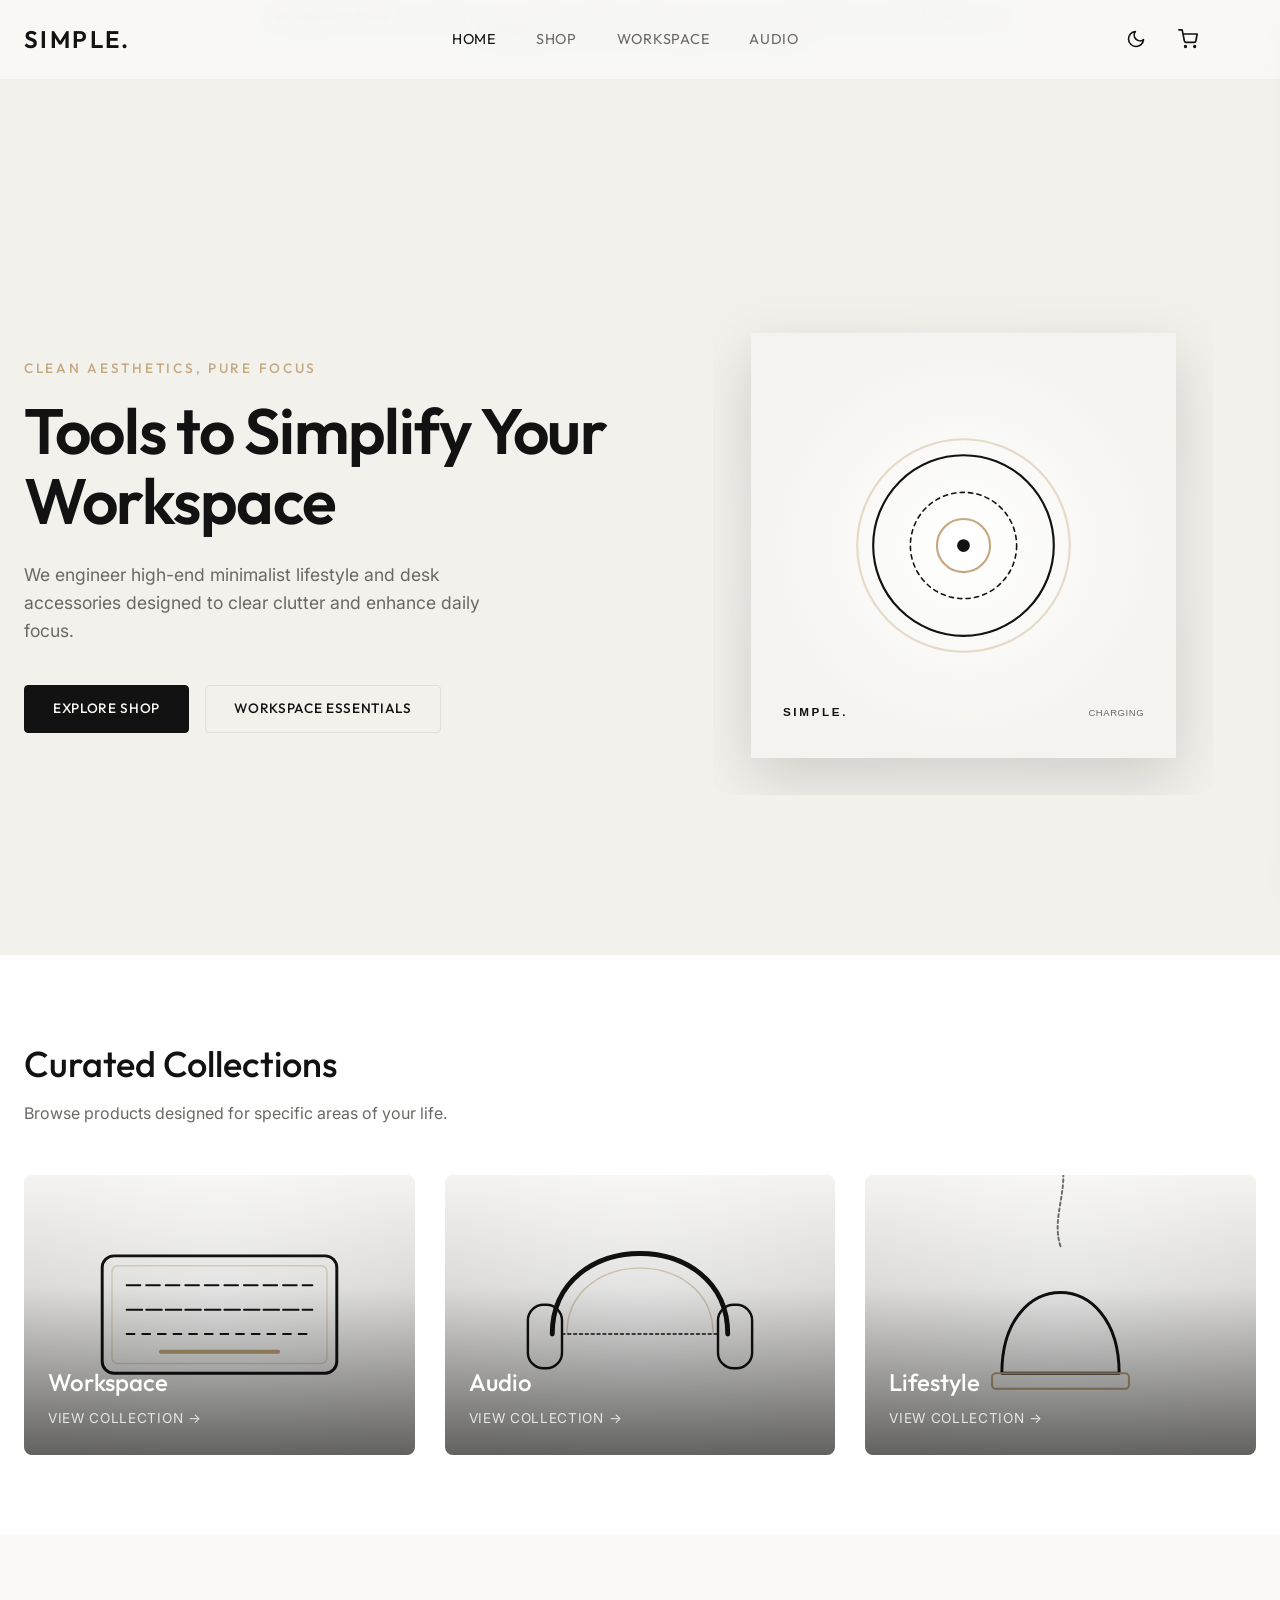
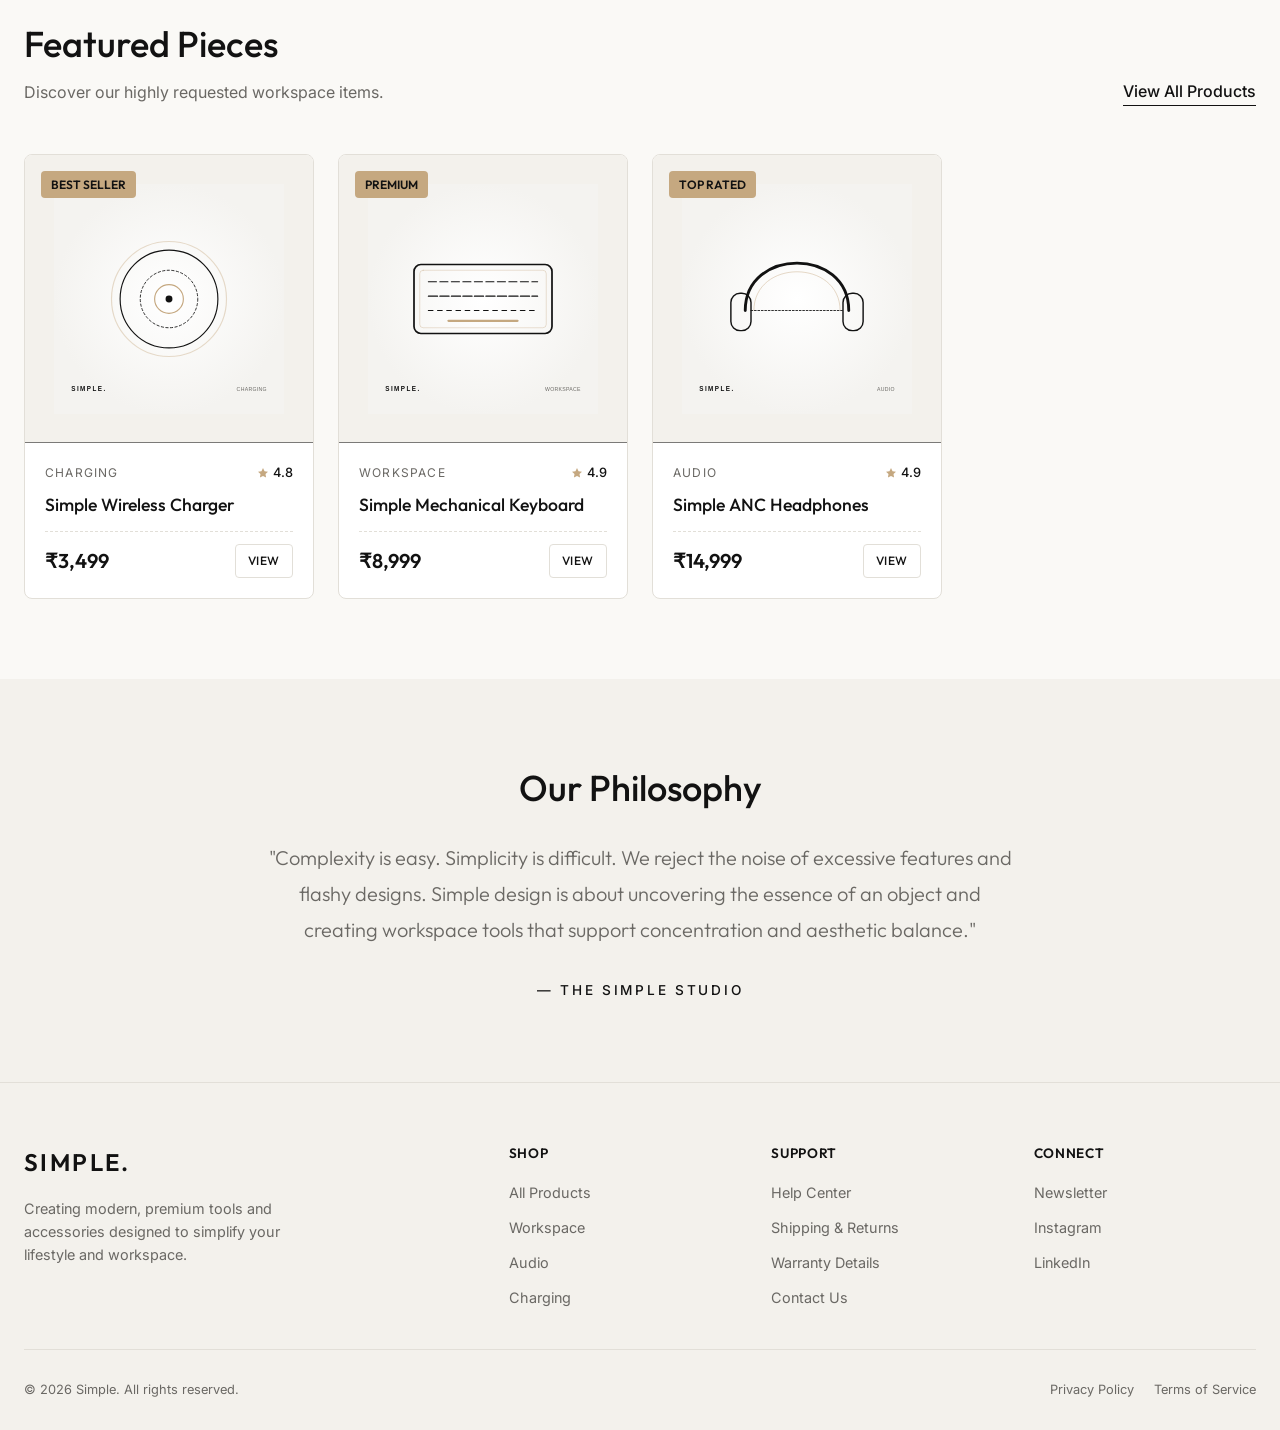
<file: index.html>
<!DOCTYPE html>
<html lang="en" data-theme="light">
<head>
  <meta charset="UTF-8">
  <meta name="viewport" content="width=device-width, initial-scale=1.0">
  <meta name="description" content="Simple — Premium minimalist lifestyle goods and workspace tools engineered beautifully for daily clarity.">
  <title>Simple — Premium Minimalist Lifestyle Goods</title>
  <link rel="icon" type="image/svg+xml" href="data:image/svg+xml,<svg xmlns=%22http://www.w3.org/2000/svg%22 viewBox=%220 0 100 100%22><text y=%22.9em%22 font-size=%2290%22>S</text></svg>">
  <link rel="stylesheet" href="css/styles.css">
</head>
<body>

  <!-- Top Glassmorphism Navigation -->
  <header class="header" role="banner">
    <div class="container nav-container">
      <a href="index.html" class="logo" aria-label="Simple Home">Simple.</a>
      
      <nav class="nav-menu" role="navigation" aria-label="Main Navigation">
        <a href="index.html" class="nav-link active">Home</a>
        <a href="products.html" class="nav-link">Shop</a>
        <a href="products.html?category=workspace" class="nav-link">Workspace</a>
        <a href="products.html?category=audio" class="nav-link">Audio</a>
      </nav>

      <div class="nav-actions">
        <!-- Theme Switcher -->
        <button class="nav-icon-btn theme-toggle" aria-label="Toggle light/dark theme"></button>
        
        <!-- Cart Link -->
        <a href="cart.html" class="nav-icon-btn" aria-label="View Shopping Cart">
          <svg xmlns="http://www.w3.org/2000/svg" width="20" height="20" viewBox="0 0 24 24" fill="none" stroke="currentColor" stroke-width="2" stroke-linecap="round" stroke-linejoin="round">
            <circle cx="9" cy="21" r="1"></circle>
            <circle cx="20" cy="21" r="1"></circle>
            <path d="M1 1h4l2.68 13.39a2 2 0 0 0 2 1.61h9.72a2 2 0 0 0 2-1.61L23 6H6"></path>
          </svg>
          <span class="cart-badge" id="cart-badge-count"></span>
        </a>
        
        <!-- Clerk Authentication Container -->
        <div id="user-button-container"></div>
        
        <!-- Mobile Menu Toggle -->
        <button class="menu-toggle" aria-label="Toggle Navigation Menu">
          <span></span>
          <span></span>
          <span></span>
        </button>
      </div>
    </div>
  </header>

  <!-- Mobile Navigation Sidebar -->
  <div class="mobile-menu-overlay" aria-hidden="true"></div>
  <aside class="mobile-menu" role="complementary" aria-label="Mobile Navigation Menu">
    <button class="mobile-menu-close" aria-label="Close Navigation Menu">
      <svg xmlns="http://www.w3.org/2000/svg" width="20" height="20" viewBox="0 0 24 24" fill="none" stroke="currentColor" stroke-width="2" stroke-linecap="round" stroke-linejoin="round">
        <line x1="18" y1="6" x2="6" y2="18"></line>
        <line x1="6" y1="6" x2="18" y2="18"></line>
      </svg>
    </button>
    <div class="mobile-nav-links">
      <a href="index.html" class="mobile-nav-link active">Home</a>
      <a href="products.html" class="mobile-nav-link">Shop All</a>
      <a href="products.html?category=workspace" class="mobile-nav-link">Workspace</a>
      <a href="products.html?category=audio" class="mobile-nav-link">Audio</a>
      <a href="products.html?category=lifestyle" class="mobile-nav-link">Lifestyle</a>
      <a href="cart.html" class="mobile-nav-link">My Cart</a>
    </div>
  </aside>

  <!-- Hero Banner -->
  <main id="main-content">
    <section class="hero" aria-label="Introduction">
      <div class="container hero-grid">
        <div class="hero-content">
          <span class="hero-tagline">Clean Aesthetics, Pure Focus</span>
          <h1 class="hero-title">Tools to Simplify Your Workspace</h1>
          <p class="hero-description">We engineer high-end minimalist lifestyle and desk accessories designed to clear clutter and enhance daily focus.</p>
          <div class="hero-actions">
            <a href="products.html" class="btn btn-primary">Explore Shop</a>
            <a href="products.html?category=workspace" class="btn btn-secondary">Workspace Essentials</a>
          </div>
        </div>
        <div class="hero-visual">
          <div class="hero-img-container">
            <!-- Featured hero product image (Simple Wireless Charger) -->
            <img class="hero-img" src="data:image/svg+xml,%3Csvg xmlns='http://www.w3.org/2000/svg' viewBox='0 0 400 400'%3E%3C/svg%3E" alt="Simple Wireless Charger Walnut Edition">
          </div>
        </div>
      </div>
    </section>

    <!-- Categories Grid Section -->
    <section class="section-padding" aria-labelledby="categories-heading" style="background-color: var(--bg-tertiary);">
      <div class="container">
        <div class="section-header">
          <div>
            <h2 id="categories-heading" class="section-title">Curated Collections</h2>
            <p class="section-subtitle">Browse products designed for specific areas of your life.</p>
          </div>
        </div>
        <div class="categories-grid">
          <a href="products.html?category=workspace" class="category-card" aria-label="Shop Workspace Collection">
            <img class="category-bg" src="data:image/svg+xml,%3Csvg xmlns='http://www.w3.org/2000/svg' viewBox='0 0 400 400'%3E%3C/svg%3E" alt="Minimalist desk setup with keyboard and pad">
            <div class="category-info">
              <h3 class="category-name">Workspace</h3>
              <span class="category-count">View Collection →</span>
            </div>
          </a>
          <a href="products.html?category=audio" class="category-card" aria-label="Shop Audio Collection">
            <img class="category-bg" src="data:image/svg+xml,%3Csvg xmlns='http://www.w3.org/2000/svg' viewBox='0 0 400 400'%3E%3C/svg%3E" alt="Premium over-ear headphones on desk">
            <div class="category-info">
              <h3 class="category-name">Audio</h3>
              <span class="category-count">View Collection →</span>
            </div>
          </a>
          <a href="products.html?category=lifestyle" class="category-card" aria-label="Shop Lifestyle Collection">
            <img class="category-bg" src="data:image/svg+xml,%3Csvg xmlns='http://www.w3.org/2000/svg' viewBox='0 0 400 400'%3E%3C/svg%3E" alt="Handcrafted ceramic oil diffuser and notebook">
            <div class="category-info">
              <h3 class="category-name">Lifestyle</h3>
              <span class="category-count">View Collection →</span>
            </div>
          </a>
        </div>
      </div>
    </section>

    <!-- Featured Products Section -->
    <section class="section-padding" aria-labelledby="featured-heading">
      <div class="container">
        <div class="section-header">
          <div>
            <h2 id="featured-heading" class="section-title">Featured Pieces</h2>
            <p class="section-subtitle">Discover our highly requested workspace items.</p>
          </div>
          <a href="products.html" class="btn btn-link">View All Products</a>
        </div>
        <div class="products-grid" id="featured-products-grid">
          <!-- Dynamically populated via script -->
        </div>
      </div>
    </section>

    <!-- Brand Philosophy Section -->
    <section class="section-padding" aria-labelledby="philosophy-heading" style="background-color: var(--bg-secondary);">
      <div class="container" style="max-width: 800px; text-align: center;">
        <h2 id="philosophy-heading" class="section-title" style="margin-bottom: 24px;">Our Philosophy</h2>
        <p style="font-size: 1.25rem; line-height: 1.8; color: var(--text-secondary); font-family: var(--font-title); font-weight: 300;">
          "Complexity is easy. Simplicity is difficult. We reject the noise of excessive features and flashy designs. Simple design is about uncovering the essence of an object and creating workspace tools that support concentration and aesthetic balance."
        </p>
        <div style="margin-top: 32px; font-weight: 500; font-size: 0.85rem; letter-spacing: 0.2em; text-transform: uppercase;">
          — THE SIMPLE STUDIO
        </div>
      </div>
    </section>
  </main>

  <!-- Footer -->
  <footer class="footer" role="contentinfo">
    <div class="container">
      <div class="footer-grid">
        <div class="footer-brand">
          <span class="logo">Simple.</span>
          <p class="footer-desc">Creating modern, premium tools and accessories designed to simplify your lifestyle and workspace.</p>
        </div>
        <div>
          <h4 class="footer-title">Shop</h4>
          <ul class="footer-links">
            <li><a href="products.html" class="footer-link">All Products</a></li>
            <li><a href="products.html?category=workspace" class="footer-link">Workspace</a></li>
            <li><a href="products.html?category=audio" class="footer-link">Audio</a></li>
            <li><a href="products.html?category=charging" class="footer-link">Charging</a></li>
          </ul>
        </div>
        <div>
          <h4 class="footer-title">Support</h4>
          <ul class="footer-links">
            <li><a href="#" class="footer-link">Help Center</a></li>
            <li><a href="#" class="footer-link">Shipping & Returns</a></li>
            <li><a href="#" class="footer-link">Warranty Details</a></li>
            <li><a href="#" class="footer-link">Contact Us</a></li>
          </ul>
        </div>
        <div>
          <h4 class="footer-title">Connect</h4>
          <ul class="footer-links">
            <li><a href="#" class="footer-link">Newsletter</a></li>
            <li><a href="#" class="footer-link">Instagram</a></li>
            <li><a href="#" class="footer-link">LinkedIn</a></li>
          </ul>
        </div>
      </div>
      <div class="footer-bottom">
        <p>&copy; 2026 Simple. All rights reserved.</p>
        <div style="display: flex; gap: 20px;">
          <a href="#" class="footer-link">Privacy Policy</a>
          <a href="#" class="footer-link">Terms of Service</a>
        </div>
      </div>
    </div>
  </footer>

  <!-- Application Scripts -->
  <script type="module" src="js/app.js?v=3"></script>
  <script type="module">
    import { products, generateProductSvg } from './js/data.js?v=3';
    import { addToCart } from './js/app.js?v=3';
    
    // Set category background SVGs and hero image dynamically to work offline
    const heroImg = document.querySelector('.hero-img');
    if (heroImg) heroImg.src = generateProductSvg("Simple Wireless Charger", "charging", "charger", 1);
    const categoryBgs = document.querySelectorAll('.category-bg');
    if (categoryBgs.length >= 3) {
      categoryBgs[0].src = generateProductSvg("Workspace", "workspace", "keyboard", 1);
      categoryBgs[1].src = generateProductSvg("Audio", "audio", "headphones", 1);
      categoryBgs[2].src = generateProductSvg("Lifestyle", "lifestyle", "diffuser", 1);
    }
    
    // Dynamically query and render featured products
    const featuredList = products.filter(p => p.tag === 'Best Seller' || p.tag === 'Premium' || p.tag === 'Top Rated').slice(0, 4);
    const grid = document.getElementById('featured-products-grid');
    if (grid && featuredList.length > 0) {
      grid.innerHTML = featuredList.map(p => `
        <article class="product-card" data-id="${p.id}">
          ${p.tag ? `<span class="product-badge">${p.tag}</span>` : ''}
          <div class="product-img-wrap">
            <img class="product-thumbnail" src="${p.images[0]}" alt="${p.name}" loading="lazy">
            <div class="product-quick-add" data-id="${p.id}">Quick Add</div>
          </div>
          <div class="product-details">
            <div class="product-meta">
              <span class="product-category">${p.category}</span>
              <div class="product-rating">
                <svg xmlns="http://www.w3.org/2000/svg" width="12" height="12" viewBox="0 0 24 24" fill="currentColor">
                  <polygon points="12 2 15.09 8.26 22 9.27 17 14.14 18.18 21.02 12 17.77 5.82 21.02 7 14.14 2 9.27 8.91 8.26 12 2"></polygon>
                </svg>
                <span>${p.rating}</span>
              </div>
            </div>
            <a href="product-details.html?id=${p.id}" class="product-name-link">${p.name}</a>
            <div class="product-bottom">
              <span class="product-price">₹${p.price.toLocaleString('en-IN')}</span>
              <a href="product-details.html?id=${p.id}" class="btn btn-secondary" style="padding: 6px 12px; font-size: 0.75rem;">View</a>
            </div>
          </div>
        </article>
      `).join('');
      
      // Bind click triggers for quick add button
      grid.querySelectorAll('.product-quick-add').forEach(btn => {
        btn.addEventListener('click', (e) => {
          e.stopPropagation();
          const id = btn.getAttribute('data-id');
          const prod = products.find(p => p.id === id);
          if (prod) addToCart(prod, 1);
        });
      });
    }
  </script>
</body>
</html>
</file>
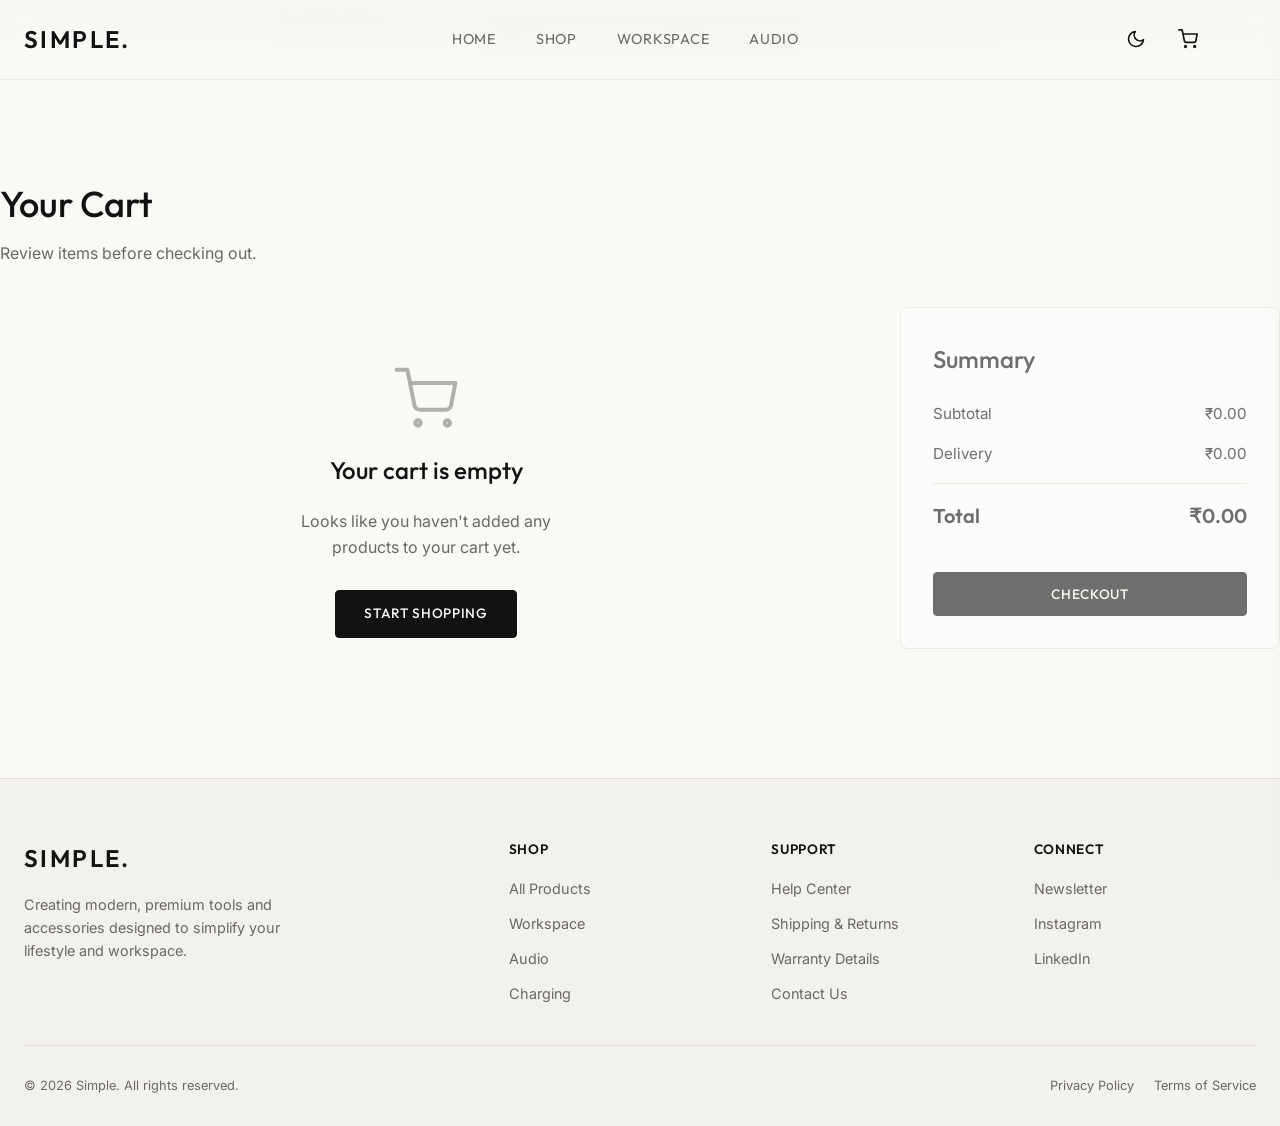
<file: cart.html>
<!DOCTYPE html>
<html lang="en" data-theme="light">
<head>
  <meta charset="UTF-8">
  <meta name="viewport" content="width=device-width, initial-scale=1.0">
  <meta name="description" content="View items in your cart, adjust quantities, or proceed to secure checkout on Simple.">
  <title>Your Shopping Cart — Simple</title>
  <link rel="icon" type="image/svg+xml" href="data:image/svg+xml,<svg xmlns=%22http://www.w3.org/2000/svg%22 viewBox=%220 0 100 100%22><text y=%22.9em%22 font-size=%2290%22>S</text></svg>">
  <link rel="stylesheet" href="css/styles.css">
</head>
<body>

  <!-- Top Glassmorphism Navigation -->
  <header class="header" role="banner">
    <div class="container nav-container">
      <a href="index.html" class="logo" aria-label="Simple Home">Simple.</a>
      
      <nav class="nav-menu" role="navigation" aria-label="Main Navigation">
        <a href="index.html" class="nav-link">Home</a>
        <a href="products.html" class="nav-link">Shop</a>
        <a href="products.html?category=workspace" class="nav-link">Workspace</a>
        <a href="products.html?category=audio" class="nav-link">Audio</a>
      </nav>

      <div class="nav-actions">
        <!-- Theme Switcher -->
        <button class="nav-icon-btn theme-toggle" aria-label="Toggle light/dark theme"></button>
        
        <!-- Cart Link -->
        <a href="cart.html" class="nav-icon-btn active" aria-label="View Shopping Cart">
          <svg xmlns="http://www.w3.org/2000/svg" width="20" height="20" viewBox="0 0 24 24" fill="none" stroke="currentColor" stroke-width="2" stroke-linecap="round" stroke-linejoin="round">
            <circle cx="9" cy="21" r="1"></circle>
            <circle cx="20" cy="21" r="1"></circle>
            <path d="M1 1h4l2.68 13.39a2 2 0 0 0 2 1.61h9.72a2 2 0 0 0 2-1.61L23 6H6"></path>
          </svg>
          <span class="cart-badge" id="cart-badge-count"></span>
        </a>
        
        <!-- Clerk Authentication Container -->
        <div id="user-button-container"></div>
        
        <!-- Mobile Menu Toggle -->
        <button class="menu-toggle" aria-label="Toggle Navigation Menu">
          <span></span>
          <span></span>
          <span></span>
        </button>
      </div>
    </div>
  </header>

  <!-- Mobile Navigation Sidebar -->
  <div class="mobile-menu-overlay" aria-hidden="true"></div>
  <aside class="mobile-menu" role="complementary" aria-label="Mobile Navigation Menu">
    <button class="mobile-menu-close" aria-label="Close Navigation Menu">
      <svg xmlns="http://www.w3.org/2000/svg" width="20" height="20" viewBox="0 0 24 24" fill="none" stroke="currentColor" stroke-width="2" stroke-linecap="round" stroke-linejoin="round">
        <line x1="18" y1="6" x2="6" y2="18"></line>
        <line x1="6" y1="6" x2="18" y2="18"></line>
      </svg>
    </button>
    <div class="mobile-nav-links">
      <a href="index.html" class="mobile-nav-link">Home</a>
      <a href="products.html" class="mobile-nav-link">Shop All</a>
      <a href="products.html?category=workspace" class="mobile-nav-link">Workspace</a>
      <a href="products.html?category=audio" class="mobile-nav-link">Audio</a>
      <a href="products.html?category=lifestyle" class="mobile-nav-link">Lifestyle</a>
      <a href="cart.html" class="mobile-nav-link active">My Cart</a>
    </div>
  </aside>

  <!-- Shopping Cart Layout -->
  <main class="container section-padding" style="padding-top: 120px;" id="main-content">
    <div class="section-header" style="margin-bottom: 24px;">
      <div>
        <h1 class="section-title">Your Cart</h1>
        <p class="section-subtitle">Review items before checking out.</p>
      </div>
    </div>

    <div class="cart-layout" id="cart-page-container">
      <!-- Items Table Target -->
      <section id="cart-items-panel" aria-label="Cart Items list">
        <!-- Rendered via js/cart.js -->
        <div style="text-align: center; padding: 60px 0;">
          <div style="display: inline-block; width: 30px; height: 30px; border: 2px solid var(--border-color); border-top-color: var(--accent-color); border-radius: 50%; animation: spin 1s infinite linear;"></div>
          <p style="margin-top: 12px; color: var(--text-secondary);">Loading your cart items...</p>
        </div>
      </section>

      <!-- Cart Totals Card Target -->
      <aside id="cart-summary-panel" aria-label="Order summary">
        <!-- Rendered via js/cart.js -->
      </aside>
    </div>
  </main>

  <!-- Footer -->
  <footer class="footer" role="contentinfo">
    <div class="container">
      <div class="footer-grid">
        <div class="footer-brand">
          <span class="logo">Simple.</span>
          <p class="footer-desc">Creating modern, premium tools and accessories designed to simplify your lifestyle and workspace.</p>
        </div>
        <div>
          <h4 class="footer-title">Shop</h4>
          <ul class="footer-links">
            <li><a href="products.html" class="footer-link">All Products</a></li>
            <li><a href="products.html?category=workspace" class="footer-link">Workspace</a></li>
            <li><a href="products.html?category=audio" class="footer-link">Audio</a></li>
            <li><a href="products.html?category=charging" class="footer-link">Charging</a></li>
          </ul>
        </div>
        <div>
          <h4 class="footer-title">Support</h4>
          <ul class="footer-links">
            <li><a href="#" class="footer-link">Help Center</a></li>
            <li><a href="#" class="footer-link">Shipping & Returns</a></li>
            <li><a href="#" class="footer-link">Warranty Details</a></li>
            <li><a href="#" class="footer-link">Contact Us</a></li>
          </ul>
        </div>
        <div>
          <h4 class="footer-title">Connect</h4>
          <ul class="footer-links">
            <li><a href="#" class="footer-link">Newsletter</a></li>
            <li><a href="#" class="footer-link">Instagram</a></li>
            <li><a href="#" class="footer-link">LinkedIn</a></li>
          </ul>
        </div>
      </div>
      <div class="footer-bottom">
        <p>&copy; 2026 Simple. All rights reserved.</p>
        <div style="display: flex; gap: 20px;">
          <a href="#" class="footer-link">Privacy Policy</a>
          <a href="#" class="footer-link">Terms of Service</a>
        </div>
      </div>
    </div>
  </footer>

  <style>
    @keyframes spin {
      0% { transform: rotate(0deg); }
      100% { transform: rotate(360deg); }
    }
  </style>

  <!-- Application Scripts -->
  <script type="module" src="js/app.js?v=3"></script>
  <script type="module" src="js/cart.js?v=3"></script>
</body>
</html>
</file>
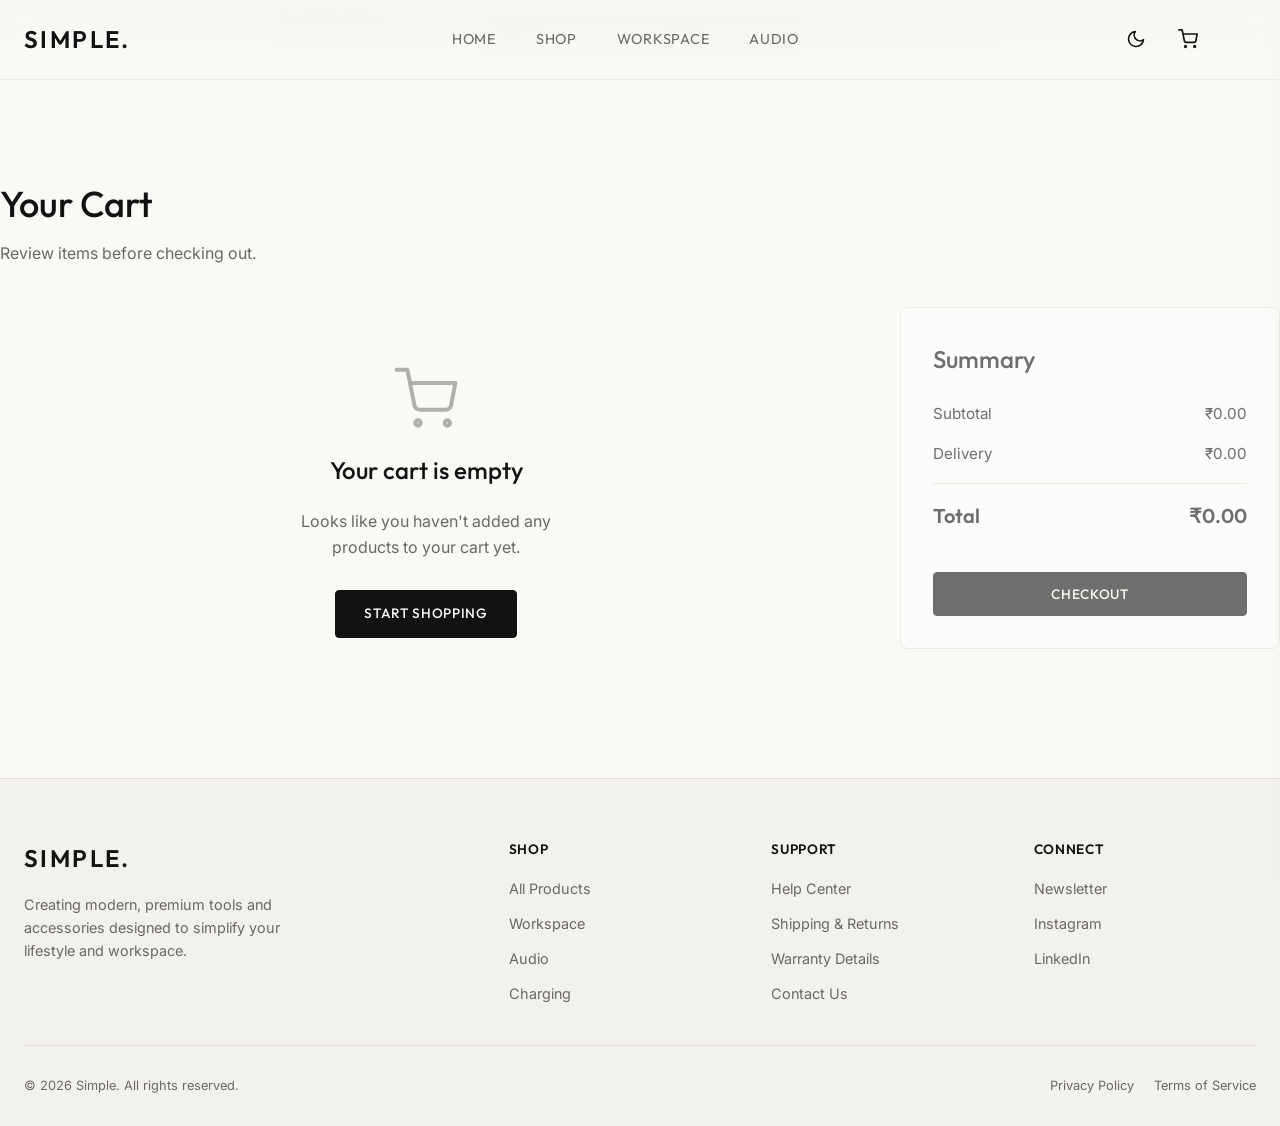
<file: checkout.html>
<!DOCTYPE html>
<html lang="en" data-theme="light">
<head>
  <meta charset="UTF-8">
  <meta name="viewport" content="width=device-width, initial-scale=1.0">
  <meta name="description" content="Secure your purchase on Simple. Sign in to place your order.">
  <title>Checkout — Simple</title>
  <link rel="icon" type="image/svg+xml" href="data:image/svg+xml,<svg xmlns=%22http://www.w3.org/2000/svg%22 viewBox=%220 0 100 100%22><text y=%22.9em%22 font-size=%2290%22>S</text></svg>">
  <link rel="stylesheet" href="css/styles.css">
</head>
<body>

  <!-- Top Glassmorphism Navigation -->
  <header class="header" role="banner">
    <div class="container nav-container">
      <a href="index.html" class="logo" aria-label="Simple Home">Simple.</a>
      
      <nav class="nav-menu" role="navigation" aria-label="Main Navigation">
        <a href="index.html" class="nav-link">Home</a>
        <a href="products.html" class="nav-link">Shop</a>
        <a href="products.html?category=workspace" class="nav-link">Workspace</a>
        <a href="products.html?category=audio" class="nav-link">Audio</a>
      </nav>

      <div class="nav-actions">
        <!-- Theme Switcher -->
        <button class="nav-icon-btn theme-toggle" aria-label="Toggle light/dark theme"></button>
        
        <!-- Cart Link -->
        <a href="cart.html" class="nav-icon-btn" aria-label="View Shopping Cart">
          <svg xmlns="http://www.w3.org/2000/svg" width="20" height="20" viewBox="0 0 24 24" fill="none" stroke="currentColor" stroke-width="2" stroke-linecap="round" stroke-linejoin="round">
            <circle cx="9" cy="21" r="1"></circle>
            <circle cx="20" cy="21" r="1"></circle>
            <path d="M1 1h4l2.68 13.39a2 2 0 0 0 2 1.61h9.72a2 2 0 0 0 2-1.61L23 6H6"></path>
          </svg>
          <span class="cart-badge" id="cart-badge-count"></span>
        </a>
        
        <!-- Clerk Authentication Container -->
        <div id="user-button-container"></div>
        
        <!-- Mobile Menu Toggle -->
        <button class="menu-toggle" aria-label="Toggle Navigation Menu">
          <span></span>
          <span></span>
          <span></span>
        </button>
      </div>
    </div>
  </header>

  <!-- Mobile Navigation Sidebar -->
  <div class="mobile-menu-overlay" aria-hidden="true"></div>
  <aside class="mobile-menu" role="complementary" aria-label="Mobile Navigation Menu">
    <button class="mobile-menu-close" aria-label="Close Navigation Menu">
      <svg xmlns="http://www.w3.org/2000/svg" width="20" height="20" viewBox="0 0 24 24" fill="none" stroke="currentColor" stroke-width="2" stroke-linecap="round" stroke-linejoin="round">
        <line x1="18" y1="6" x2="6" y2="18"></line>
        <line x1="6" y1="6" x2="18" y2="18"></line>
      </svg>
    </button>
    <div class="mobile-nav-links">
      <a href="index.html" class="mobile-nav-link">Home</a>
      <a href="products.html" class="mobile-nav-link">Shop All</a>
      <a href="products.html?category=workspace" class="mobile-nav-link">Workspace</a>
      <a href="products.html?category=audio" class="mobile-nav-link">Audio</a>
      <a href="products.html?category=lifestyle" class="mobile-nav-link">Lifestyle</a>
      <a href="cart.html" class="mobile-nav-link">My Cart</a>
    </div>
  </aside>

  <!-- Checkout Secure Page Area -->
  <main class="container section-padding" style="padding-top: 120px;" id="main-content">
    <div id="checkout-page-container">
      
      <!-- 1. Authentication Guard Overlay (Clerk Sign-In Interface Target) -->
      <section class="checkout-auth-guard" id="auth-guard-container" style="display: flex;">
        <h1 class="checkout-auth-title">Secure Checkout</h1>
        <p class="checkout-auth-subtitle">Login with Google to securely review and confirm your order placement.</p>
        <div id="clerk-signin-mount">
          <div style="display: inline-block; width: 30px; height: 30px; border: 2px solid var(--border-color); border-top-color: var(--accent-color); border-radius: 50%; animation: spin 1s infinite linear;"></div>
          <p style="margin-top: 12px; color: var(--text-secondary); font-size: 0.85rem;">Contacting auth systems...</p>
        </div>
      </section>

      <!-- 2. Secure Billing & Shipping Layout (Shown when logged in) -->
      <div class="checkout-layout" id="checkout-form-container" style="display: none;">
        <!-- Billing Form Left Panel -->
        <section aria-labelledby="billing-heading">
          <h2 id="billing-heading" class="sr-only">Billing Details</h2>
          <form class="checkout-form" id="billing-form">
            <div>
              <h3 class="form-group-title">Contact Information</h3>
              <div class="form-grid">
                <div class="form-input-wrap">
                  <label class="form-label" for="checkout-email">Email Address</label>
                  <input type="email" id="checkout-email" class="form-input" placeholder="email@address.com" required>
                </div>
                <div class="form-input-wrap">
                  <label class="form-label" for="checkout-name">Full Name</label>
                  <input type="text" id="checkout-name" class="form-input" placeholder="John Doe" required>
                </div>
              </div>
            </div>

            <div>
              <h3 class="form-group-title">Shipping Address</h3>
              <div class="form-grid">
                <div class="form-input-wrap form-group-full">
                  <label class="form-label" for="checkout-address">Street Address</label>
                  <input type="text" id="checkout-address" class="form-input" placeholder="123 Minimalist Way" required>
                </div>
                <div class="form-input-wrap">
                  <label class="form-label" for="checkout-city">City</label>
                  <input type="text" id="checkout-city" class="form-input" placeholder="Bangalore" required>
                </div>
                <div class="form-input-wrap">
                  <label class="form-label" for="checkout-zip">ZIP / Postal Code</label>
                  <input type="text" id="checkout-zip" class="form-input" placeholder="560001" required>
                </div>
              </div>
            </div>

            <div>
              <h3 class="form-group-title">Payment Mode</h3>
              <div style="background-color: var(--bg-secondary); border: 1px solid var(--border-color); border-radius: var(--radius-sm); padding: 16px; font-size: 0.9rem; display: flex; align-items: center; gap: 12px;">
                <input type="radio" id="payment-cod" name="payment" checked style="accent-color: var(--accent-color);">
                <label for="payment-cod" style="font-weight: 500;">Simulated Cash on Delivery (Test Order)</label>
              </div>
            </div>

            <button type="submit" class="btn btn-primary" style="align-self: flex-start; padding: 14px 40px;">Place Test Order</button>
          </form>
        </section>

        <!-- Order Summary Details Right Panel -->
        <aside aria-labelledby="summary-heading">
          <div class="cart-summary-card">
            <h2 id="summary-heading" class="summary-title">Order Summary</h2>
            
            <!-- Items list breakdown -->
            <div class="checkout-summary-list" id="checkout-items-list" role="list">
              <!-- Populated via js/checkout.js -->
            </div>

            <div class="summary-row">
              <span>Subtotal</span>
              <span id="checkout-subtotal">₹0.00</span>
            </div>
            <div class="summary-row">
              <span>Delivery</span>
              <span id="checkout-delivery">₹0.00</span>
            </div>
            <div class="summary-row summary-row--total">
              <span>Grand Total</span>
              <span id="checkout-total">₹0.00</span>
            </div>
          </div>
        </aside>
      </div>

    </div>
  </main>

  <!-- Footer -->
  <footer class="footer" role="contentinfo">
    <div class="container">
      <div class="footer-grid">
        <div class="footer-brand">
          <span class="logo">Simple.</span>
          <p class="footer-desc">Creating modern, premium tools and accessories designed to simplify your lifestyle and workspace.</p>
        </div>
        <div>
          <h4 class="footer-title">Shop</h4>
          <ul class="footer-links">
            <li><a href="products.html" class="footer-link">All Products</a></li>
            <li><a href="products.html?category=workspace" class="footer-link">Workspace</a></li>
            <li><a href="products.html?category=audio" class="footer-link">Audio</a></li>
            <li><a href="products.html?category=charging" class="footer-link">Charging</a></li>
          </ul>
        </div>
        <div>
          <h4 class="footer-title">Support</h4>
          <ul class="footer-links">
            <li><a href="#" class="footer-link">Help Center</a></li>
            <li><a href="#" class="footer-link">Shipping & Returns</a></li>
            <li><a href="#" class="footer-link">Warranty Details</a></li>
            <li><a href="#" class="footer-link">Contact Us</a></li>
          </ul>
        </div>
        <div>
          <h4 class="footer-title">Connect</h4>
          <ul class="footer-links">
            <li><a href="#" class="footer-link">Newsletter</a></li>
            <li><a href="#" class="footer-link">Instagram</a></li>
            <li><a href="#" class="footer-link">LinkedIn</a></li>
          </ul>
        </div>
      </div>
      <div class="footer-bottom">
        <p>&copy; 2026 Simple. All rights reserved.</p>
        <div style="display: flex; gap: 20px;">
          <a href="#" class="footer-link">Privacy Policy</a>
          <a href="#" class="footer-link">Terms of Service</a>
        </div>
      </div>
    </div>
  </footer>

  <style>
    @keyframes spin {
      0% { transform: rotate(0deg); }
      100% { transform: rotate(360deg); }
    }
  </style>

  <!-- Application Scripts -->
  <script type="module" src="js/app.js?v=3"></script>
  <script type="module" src="js/checkout.js?v=3"></script>
</body>
</html>
</file>
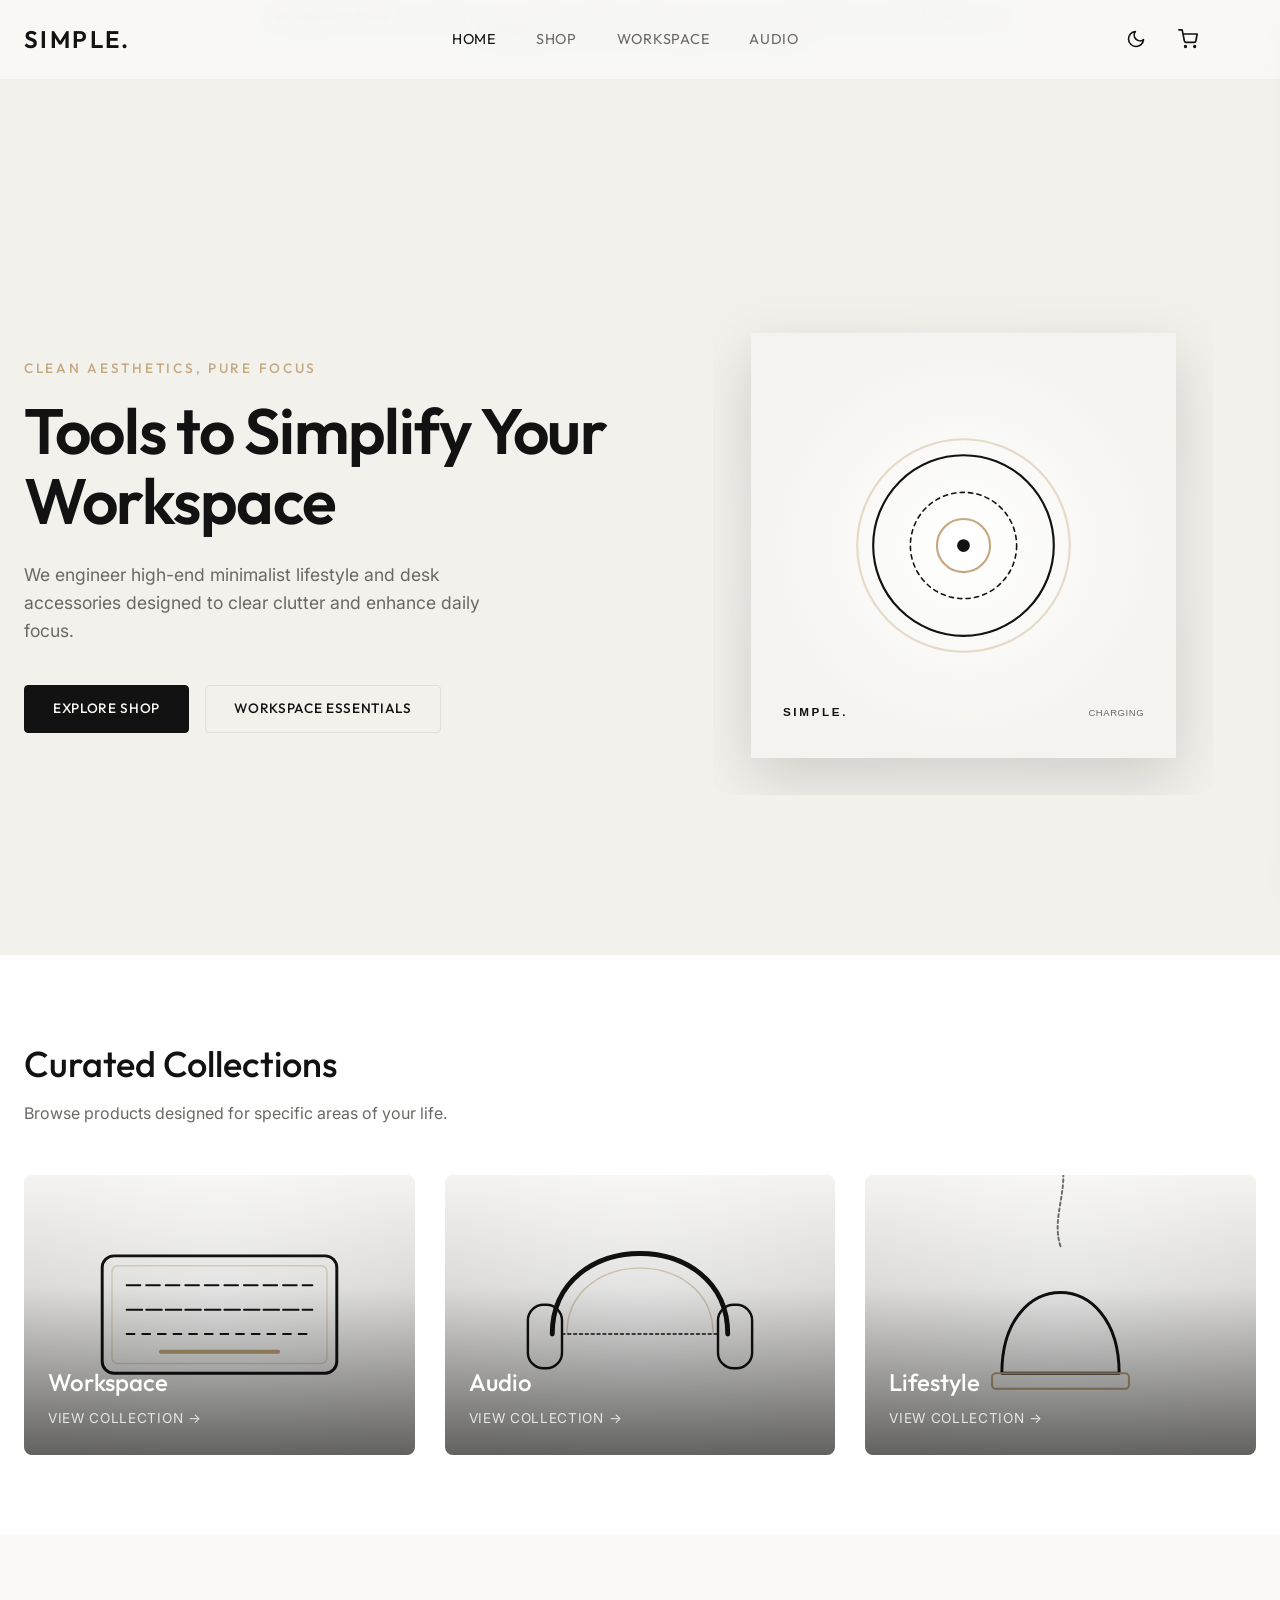
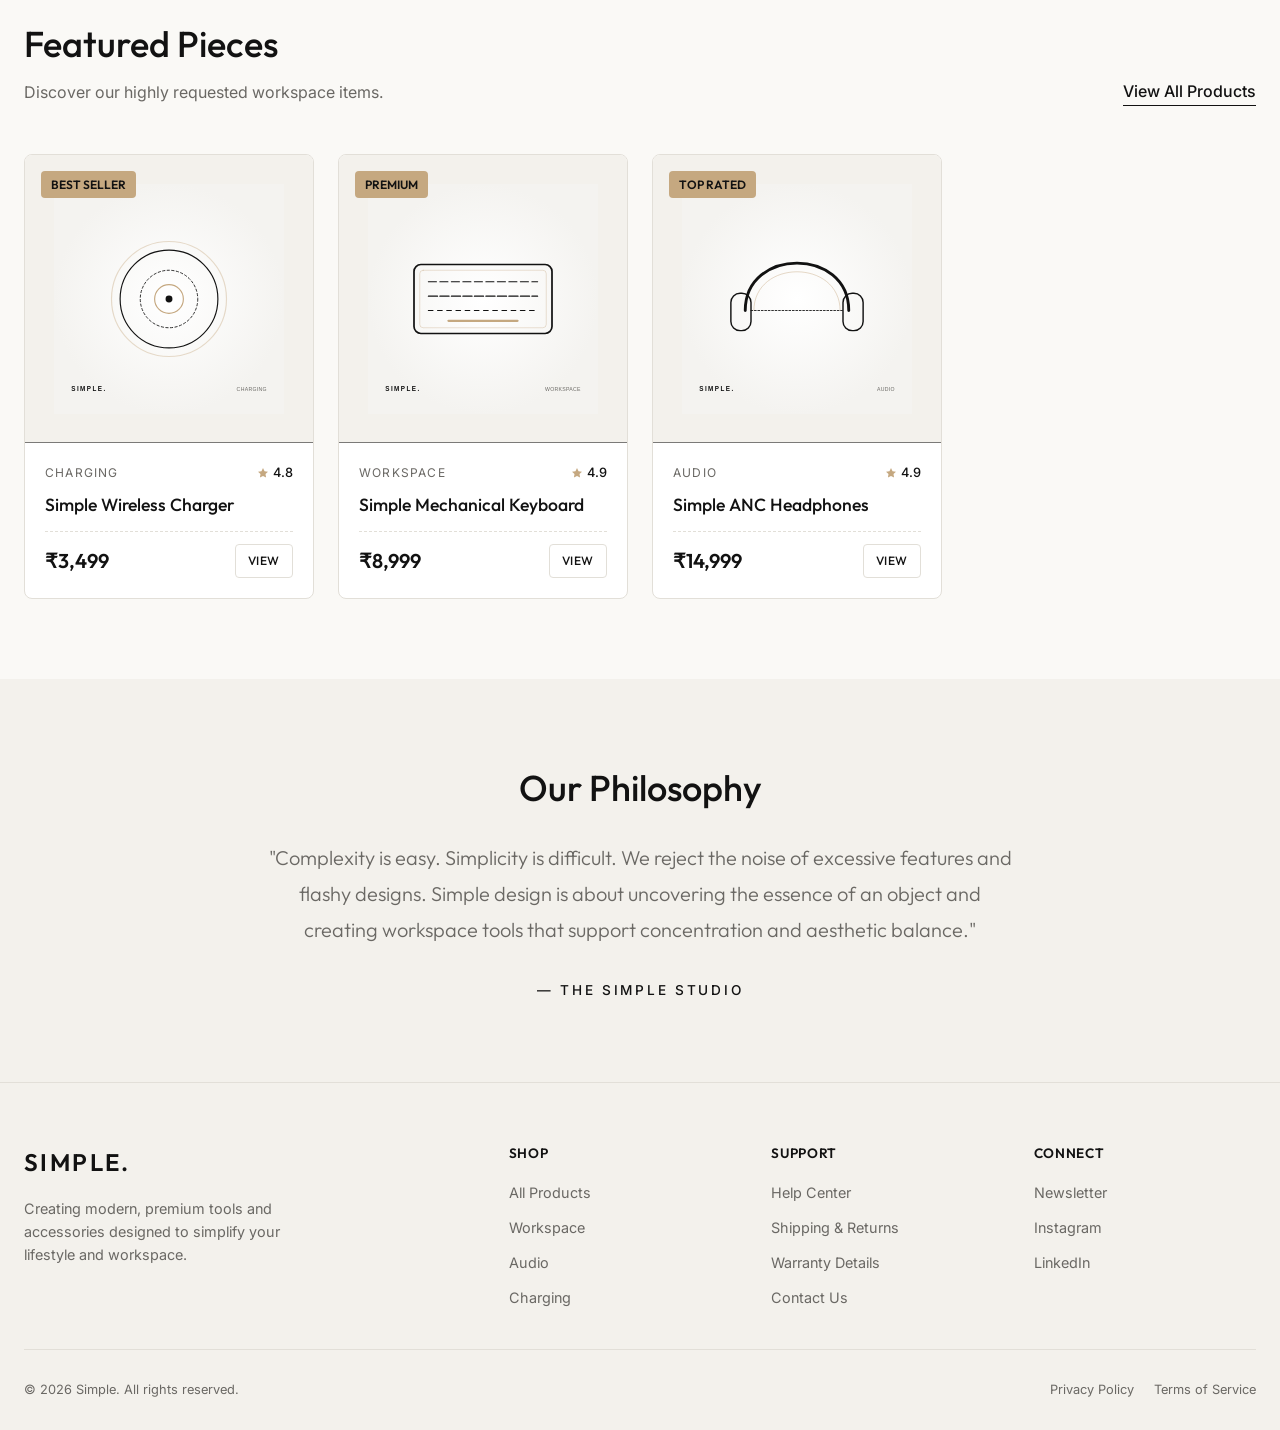
<file: order-success.html>
<!DOCTYPE html>
<html lang="en" data-theme="light">
<head>
  <meta charset="UTF-8">
  <meta name="viewport" content="width=device-width, initial-scale=1.0">
  <meta name="description" content="Your order on Simple has been successfully placed. Thank you for shopping with us.">
  <title>Order Confirmed — Simple</title>
  <link rel="icon" type="image/svg+xml" href="data:image/svg+xml,<svg xmlns=%22http://www.w3.org/2000/svg%22 viewBox=%220 0 100 100%22><text y=%22.9em%22 font-size=%2290%22>S</text></svg>">
  <link rel="stylesheet" href="css/styles.css">
</head>
<body>

  <!-- Top Glassmorphism Navigation -->
  <header class="header" role="banner">
    <div class="container nav-container">
      <a href="index.html" class="logo" aria-label="Simple Home">Simple.</a>
      
      <nav class="nav-menu" role="navigation" aria-label="Main Navigation">
        <a href="index.html" class="nav-link">Home</a>
        <a href="products.html" class="nav-link">Shop</a>
        <a href="products.html?category=workspace" class="nav-link">Workspace</a>
        <a href="products.html?category=audio" class="nav-link">Audio</a>
      </nav>

      <div class="nav-actions">
        <!-- Theme Switcher -->
        <button class="nav-icon-btn theme-toggle" aria-label="Toggle light/dark theme"></button>
        
        <!-- Cart Link -->
        <a href="cart.html" class="nav-icon-btn" aria-label="View Shopping Cart">
          <svg xmlns="http://www.w3.org/2000/svg" width="20" height="20" viewBox="0 0 24 24" fill="none" stroke="currentColor" stroke-width="2" stroke-linecap="round" stroke-linejoin="round">
            <circle cx="9" cy="21" r="1"></circle>
            <circle cx="20" cy="21" r="1"></circle>
            <path d="M1 1h4l2.68 13.39a2 2 0 0 0 2 1.61h9.72a2 2 0 0 0 2-1.61L23 6H6"></path>
          </svg>
          <span class="cart-badge" id="cart-badge-count"></span>
        </a>
        
        <!-- Clerk Authentication Container -->
        <div id="user-button-container"></div>
        
        <!-- Mobile Menu Toggle -->
        <button class="menu-toggle" aria-label="Toggle Navigation Menu">
          <span></span>
          <span></span>
          <span></span>
        </button>
      </div>
    </div>
  </header>

  <!-- Mobile Navigation Sidebar -->
  <div class="mobile-menu-overlay" aria-hidden="true"></div>
  <aside class="mobile-menu" role="complementary" aria-label="Mobile Navigation Menu">
    <button class="mobile-menu-close" aria-label="Close Navigation Menu">
      <svg xmlns="http://www.w3.org/2000/svg" width="20" height="20" viewBox="0 0 24 24" fill="none" stroke="currentColor" stroke-width="2" stroke-linecap="round" stroke-linejoin="round">
        <line x1="18" y1="6" x2="6" y2="18"></line>
        <line x1="6" y1="6" x2="18" y2="18"></line>
      </svg>
    </button>
    <div class="mobile-nav-links">
      <a href="index.html" class="mobile-nav-link">Home</a>
      <a href="products.html" class="mobile-nav-link">Shop All</a>
      <a href="products.html?category=workspace" class="mobile-nav-link">Workspace</a>
      <a href="products.html?category=audio" class="mobile-nav-link">Audio</a>
      <a href="products.html?category=lifestyle" class="mobile-nav-link">Lifestyle</a>
      <a href="cart.html" class="mobile-nav-link">My Cart</a>
    </div>
  </aside>

  <!-- Success Confirmation Content -->
  <main class="container section-padding" style="padding-top: 120px;" id="main-content">
    <div class="success-card" id="success-card">
      <div class="success-icon-wrap" aria-hidden="true">
        <svg xmlns="http://www.w3.org/2000/svg" fill="none" viewBox="0 0 24 24" stroke="currentColor" stroke-width="1.5">
          <circle cx="12" cy="12" r="10" stroke="currentColor"></circle>
          <path class="success-checkmark" stroke-linecap="round" stroke-linejoin="round" d="M9 12l2 2 4-4" stroke="currentColor"></path>
        </svg>
      </div>
      
      <h1 class="success-title">Order Placed</h1>
      <p class="success-message">Thank you for your order. We have received your order details and are preparing shipment.</p>
      
      <!-- Order details box -->
      <section class="order-details-box" aria-label="Order Details Summary">
        <div class="order-detail-line">
          <span class="order-detail-label">Order Reference</span>
          <span class="order-detail-val" id="success-order-ref">SMP-XXXXXX</span>
        </div>
        <div class="order-detail-line">
          <span class="order-detail-label">Confirmation Sent To</span>
          <span class="order-detail-val" id="success-email">email@domain.com</span>
        </div>
        <div class="order-detail-line">
          <span class="order-detail-label">Total Amount Paid</span>
          <span class="order-detail-val" id="success-total">₹0.00</span>
        </div>
        <div class="order-detail-line">
          <span class="order-detail-label">Shipping Method</span>
          <span class="order-detail-val">Standard Delivery (3-5 Days)</span>
        </div>
      </section>

      <a href="products.html" class="btn btn-primary">Continue Shopping</a>
    </div>
  </main>

  <!-- Footer -->
  <footer class="footer" role="contentinfo">
    <div class="container">
      <div class="footer-grid">
        <div class="footer-brand">
          <span class="logo">Simple.</span>
          <p class="footer-desc">Creating modern, premium tools and accessories designed to simplify your lifestyle and workspace.</p>
        </div>
        <div>
          <h4 class="footer-title">Shop</h4>
          <ul class="footer-links">
            <li><a href="products.html" class="footer-link">All Products</a></li>
            <li><a href="products.html?category=workspace" class="footer-link">Workspace</a></li>
            <li><a href="products.html?category=audio" class="footer-link">Audio</a></li>
            <li><a href="products.html?category=charging" class="footer-link">Charging</a></li>
          </ul>
        </div>
        <div>
          <h4 class="footer-title">Support</h4>
          <ul class="footer-links">
            <li><a href="#" class="footer-link">Help Center</a></li>
            <li><a href="#" class="footer-link">Shipping & Returns</a></li>
            <li><a href="#" class="footer-link">Warranty Details</a></li>
            <li><a href="#" class="footer-link">Contact Us</a></li>
          </ul>
        </div>
        <div>
          <h4 class="footer-title">Connect</h4>
          <ul class="footer-links">
            <li><a href="#" class="footer-link">Newsletter</a></li>
            <li><a href="#" class="footer-link">Instagram</a></li>
            <li><a href="#" class="footer-link">LinkedIn</a></li>
          </ul>
        </div>
      </div>
      <div class="footer-bottom">
        <p>&copy; 2026 Simple. All rights reserved.</p>
        <div style="display: flex; gap: 20px;">
          <a href="#" class="footer-link">Privacy Policy</a>
          <a href="#" class="footer-link">Terms of Service</a>
        </div>
      </div>
    </div>
  </footer>

  <style>
    /* Premium drawing animation for checkmark */
    .success-checkmark {
      stroke-dasharray: 20;
      stroke-dashoffset: 20;
      animation: draw 0.6s ease-out 0.3s forwards;
    }
    
    @keyframes draw {
      to {
        stroke-dashoffset: 0;
      }
    }
  </style>

  <!-- Application Scripts -->
  <script type="module" src="js/app.js?v=3"></script>
  <script type="module" src="js/order-success.js?v=3"></script>
</body>
</html>
</file>
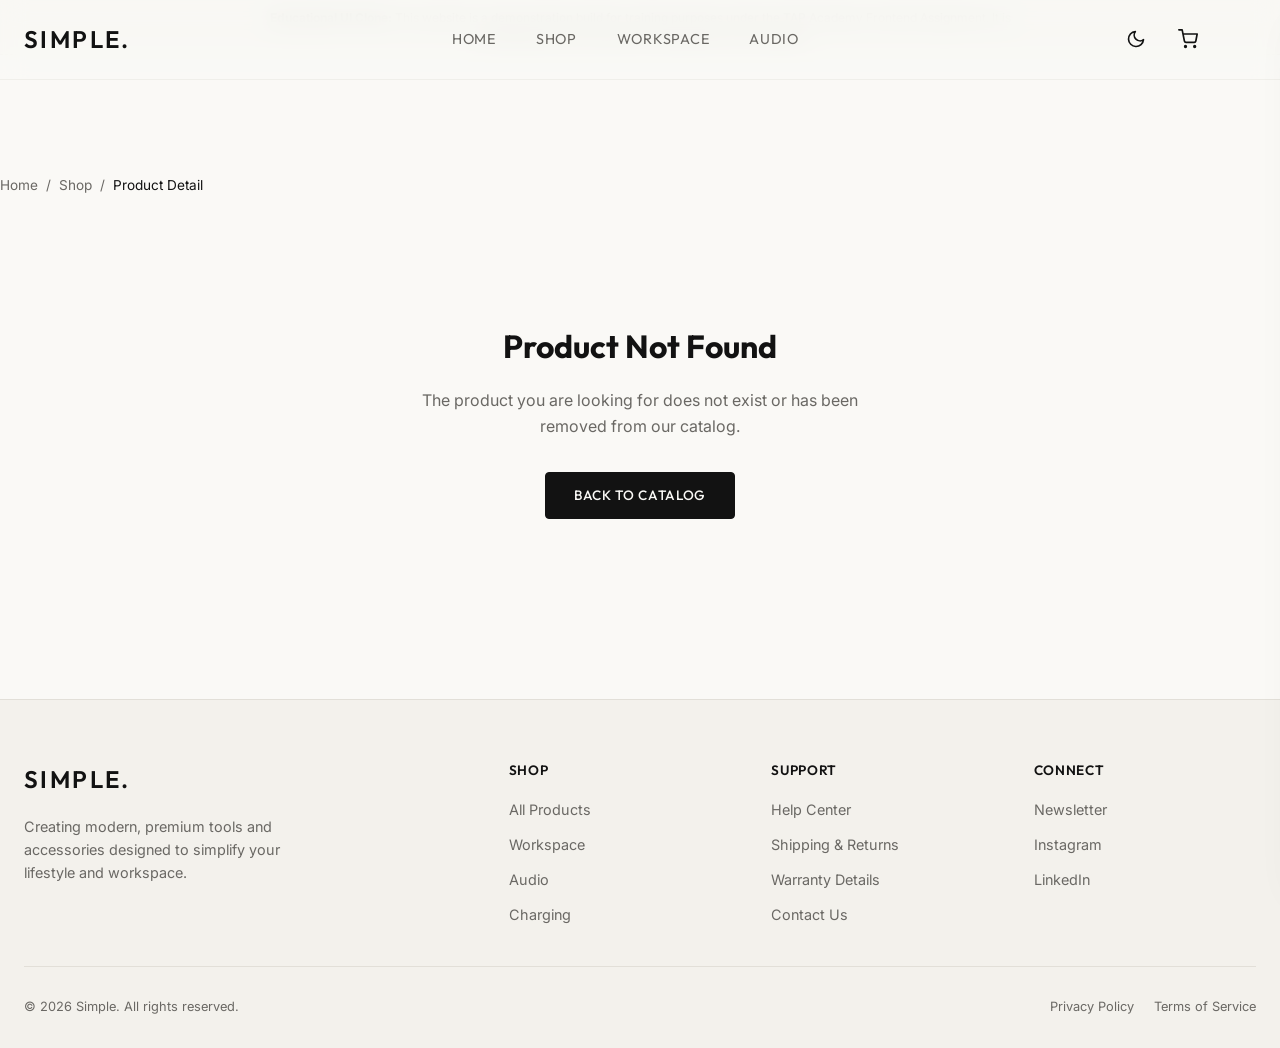
<file: product-details.html>
<!DOCTYPE html>
<html lang="en" data-theme="light">
<head>
  <meta charset="UTF-8">
  <meta name="viewport" content="width=device-width, initial-scale=1.0">
  <meta name="description" content="View product specifications, description, and client reviews on Simple.">
  <title>Product Details — Simple</title>
  <link rel="icon" type="image/svg+xml" href="data:image/svg+xml,<svg xmlns=%22http://www.w3.org/2000/svg%22 viewBox=%220 0 100 100%22><text y=%22.9em%22 font-size=%2290%22>S</text></svg>">
  <link rel="stylesheet" href="css/styles.css">
</head>
<body>

  <!-- Top Glassmorphism Navigation -->
  <header class="header" role="banner">
    <div class="container nav-container">
      <a href="index.html" class="logo" aria-label="Simple Home">Simple.</a>
      
      <nav class="nav-menu" role="navigation" aria-label="Main Navigation">
        <a href="index.html" class="nav-link">Home</a>
        <a href="products.html" class="nav-link">Shop</a>
        <a href="products.html?category=workspace" class="nav-link">Workspace</a>
        <a href="products.html?category=audio" class="nav-link">Audio</a>
      </nav>

      <div class="nav-actions">
        <!-- Theme Switcher -->
        <button class="nav-icon-btn theme-toggle" aria-label="Toggle light/dark theme"></button>
        
        <!-- Cart Link -->
        <a href="cart.html" class="nav-icon-btn" aria-label="View Shopping Cart">
          <svg xmlns="http://www.w3.org/2000/svg" width="20" height="20" viewBox="0 0 24 24" fill="none" stroke="currentColor" stroke-width="2" stroke-linecap="round" stroke-linejoin="round">
            <circle cx="9" cy="21" r="1"></circle>
            <circle cx="20" cy="21" r="1"></circle>
            <path d="M1 1h4l2.68 13.39a2 2 0 0 0 2 1.61h9.72a2 2 0 0 0 2-1.61L23 6H6"></path>
          </svg>
          <span class="cart-badge" id="cart-badge-count"></span>
        </a>
        
        <!-- Clerk Authentication Container -->
        <div id="user-button-container"></div>
        
        <!-- Mobile Menu Toggle -->
        <button class="menu-toggle" aria-label="Toggle Navigation Menu">
          <span></span>
          <span></span>
          <span></span>
        </button>
      </div>
    </div>
  </header>

  <!-- Mobile Navigation Sidebar -->
  <div class="mobile-menu-overlay" aria-hidden="true"></div>
  <aside class="mobile-menu" role="complementary" aria-label="Mobile Navigation Menu">
    <button class="mobile-menu-close" aria-label="Close Navigation Menu">
      <svg xmlns="http://www.w3.org/2000/svg" width="20" height="20" viewBox="0 0 24 24" fill="none" stroke="currentColor" stroke-width="2" stroke-linecap="round" stroke-linejoin="round">
        <line x1="18" y1="6" x2="6" y2="18"></line>
        <line x1="6" y1="6" x2="18" y2="18"></line>
      </svg>
    </button>
    <div class="mobile-nav-links">
      <a href="index.html" class="mobile-nav-link">Home</a>
      <a href="products.html" class="mobile-nav-link">Shop All</a>
      <a href="products.html?category=workspace" class="mobile-nav-link">Workspace</a>
      <a href="products.html?category=audio" class="mobile-nav-link">Audio</a>
      <a href="products.html?category=lifestyle" class="mobile-nav-link">Lifestyle</a>
      <a href="cart.html" class="mobile-nav-link">My Cart</a>
    </div>
  </aside>

  <!-- Product Details Dynamic View Target -->
  <main class="container section-padding" style="padding-top: 120px;" id="main-content">
    <!-- Breadcrumb -->
    <nav class="breadcrumb" aria-label="Breadcrumb" style="margin-bottom: 24px; font-size: 0.85rem; color: var(--text-secondary);">
      <a href="index.html" class="footer-link">Home</a> &nbsp;/&nbsp; 
      <a href="products.html" class="footer-link">Shop</a> &nbsp;/&nbsp; 
      <span id="breadcrumb-active" style="color: var(--text-primary);">Product Detail</span>
    </nav>

    <div id="product-details-container">
      <!-- Loading indicator while javascript parses URL and constructs views -->
      <div style="text-align: center; padding: 100px 0;">
        <div style="display: inline-block; width: 40px; height: 40px; border: 3px solid var(--border-color); border-top-color: var(--accent-color); border-radius: 50%; animation: spin 1s infinite linear;"></div>
        <p style="margin-top: 16px; color: var(--text-secondary);">Loading product details...</p>
      </div>
    </div>
  </main>

  <!-- Footer -->
  <footer class="footer" role="contentinfo">
    <div class="container">
      <div class="footer-grid">
        <div class="footer-brand">
          <span class="logo">Simple.</span>
          <p class="footer-desc">Creating modern, premium tools and accessories designed to simplify your lifestyle and workspace.</p>
        </div>
        <div>
          <h4 class="footer-title">Shop</h4>
          <ul class="footer-links">
            <li><a href="products.html" class="footer-link">All Products</a></li>
            <li><a href="products.html?category=workspace" class="footer-link">Workspace</a></li>
            <li><a href="products.html?category=audio" class="footer-link">Audio</a></li>
            <li><a href="products.html?category=charging" class="footer-link">Charging</a></li>
          </ul>
        </div>
        <div>
          <h4 class="footer-title">Support</h4>
          <ul class="footer-links">
            <li><a href="#" class="footer-link">Help Center</a></li>
            <li><a href="#" class="footer-link">Shipping & Returns</a></li>
            <li><a href="#" class="footer-link">Warranty Details</a></li>
            <li><a href="#" class="footer-link">Contact Us</a></li>
          </ul>
        </div>
        <div>
          <h4 class="footer-title">Connect</h4>
          <ul class="footer-links">
            <li><a href="#" class="footer-link">Newsletter</a></li>
            <li><a href="#" class="footer-link">Instagram</a></li>
            <li><a href="#" class="footer-link">LinkedIn</a></li>
          </ul>
        </div>
      </div>
      <div class="footer-bottom">
        <p>&copy; 2026 Simple. All rights reserved.</p>
        <div style="display: flex; gap: 20px;">
          <a href="#" class="footer-link">Privacy Policy</a>
          <a href="#" class="footer-link">Terms of Service</a>
        </div>
      </div>
    </div>
  </footer>

  <style>
    @keyframes spin {
      0% { transform: rotate(0deg); }
      100% { transform: rotate(360deg); }
    }
  </style>

  <!-- Application Scripts -->
  <script type="module" src="js/app.js?v=3"></script>
  <script type="module" src="js/product-details.js?v=3"></script>
</body>
</html>
</file>
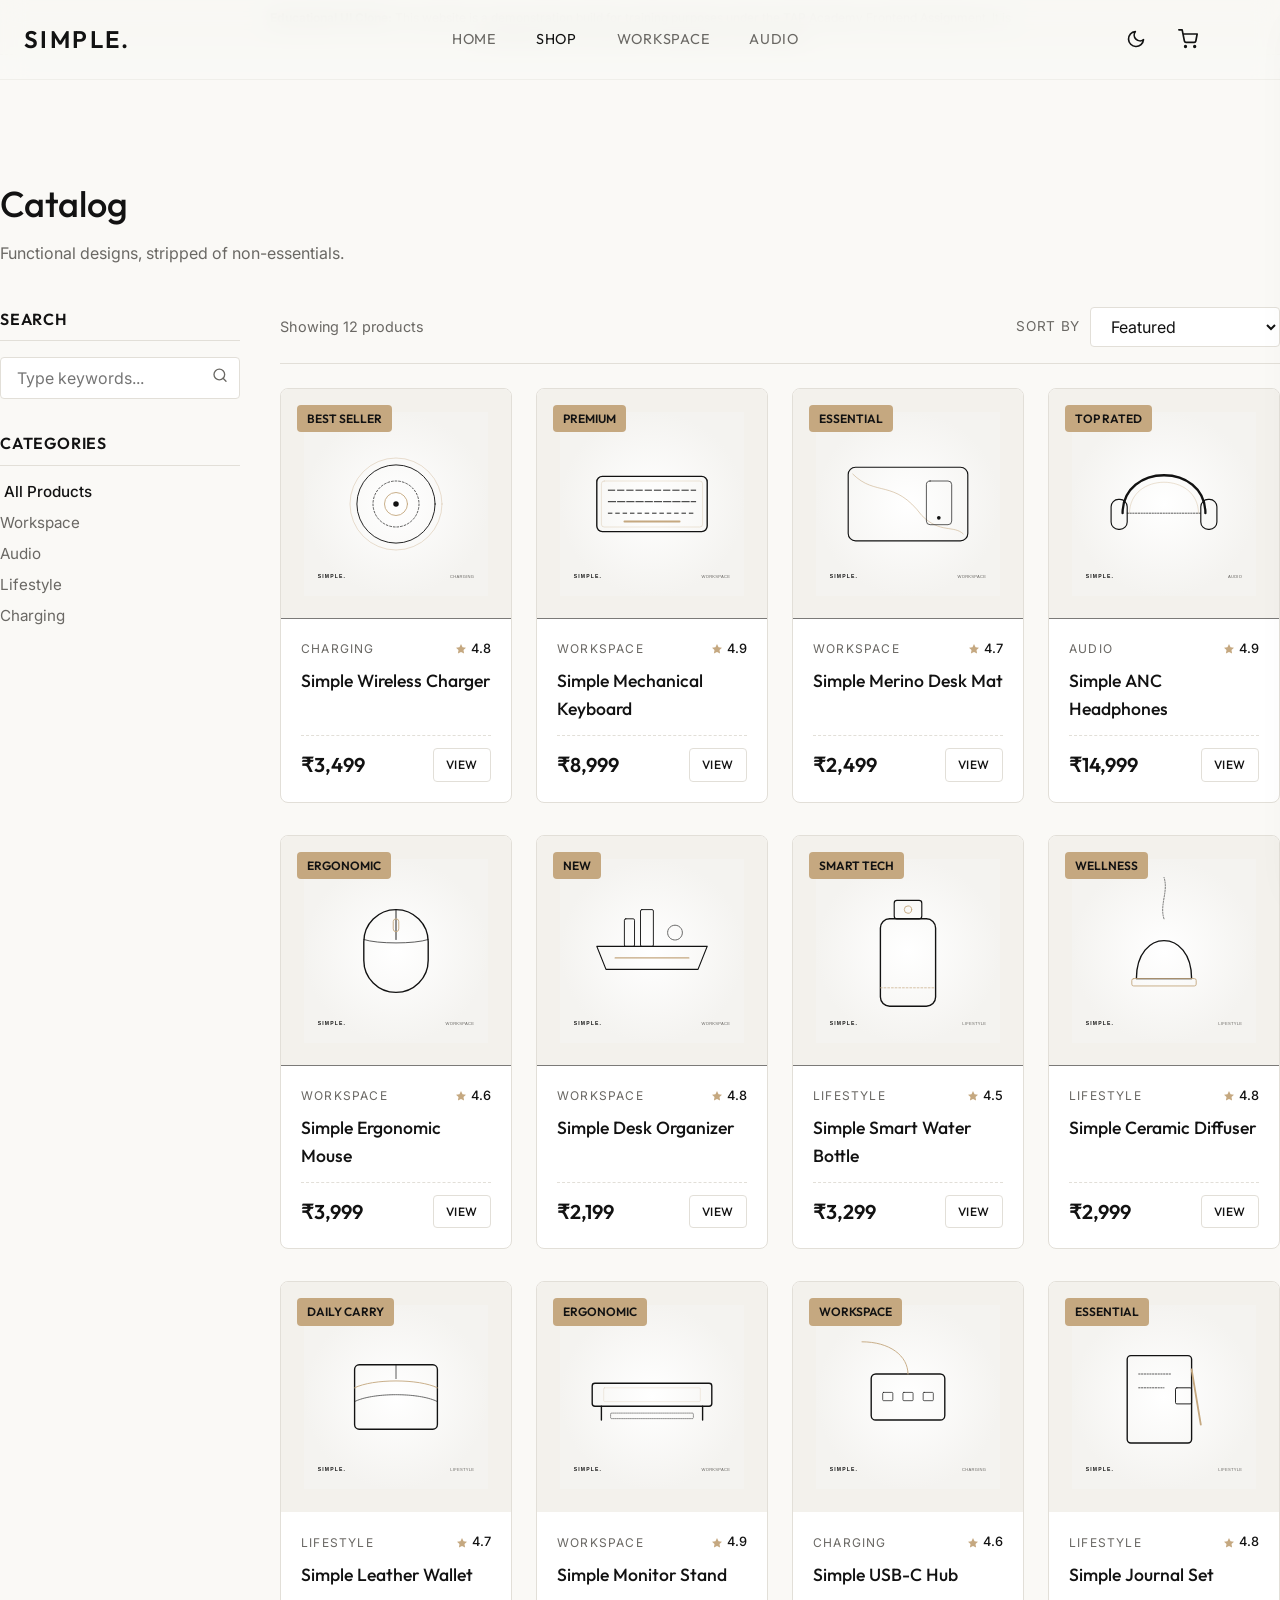
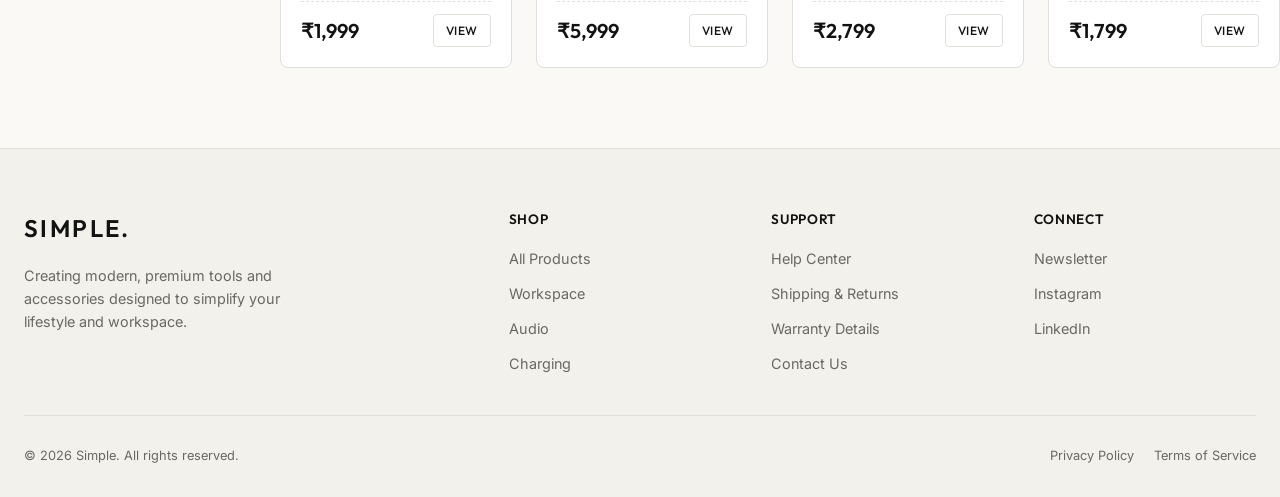
<file: products.html>
<!DOCTYPE html>
<html lang="en" data-theme="light">
<head>
  <meta charset="UTF-8">
  <meta name="viewport" content="width=device-width, initial-scale=1.0">
  <meta name="description" content="Explore Simple's collection of high-end minimalist lifestyle and workspace products.">
  <title>Shop All Products — Simple</title>
  <link rel="icon" type="image/svg+xml" href="data:image/svg+xml,<svg xmlns=%22http://www.w3.org/2000/svg%22 viewBox=%220 0 100 100%22><text y=%22.9em%22 font-size=%2290%22>S</text></svg>">
  <link rel="stylesheet" href="css/styles.css">
</head>
<body>

  <!-- Top Glassmorphism Navigation -->
  <header class="header" role="banner">
    <div class="container nav-container">
      <a href="index.html" class="logo" aria-label="Simple Home">Simple.</a>
      
      <nav class="nav-menu" role="navigation" aria-label="Main Navigation">
        <a href="index.html" class="nav-link">Home</a>
        <a href="products.html" class="nav-link active">Shop</a>
        <a href="products.html?category=workspace" class="nav-link">Workspace</a>
        <a href="products.html?category=audio" class="nav-link">Audio</a>
      </nav>

      <div class="nav-actions">
        <!-- Theme Switcher -->
        <button class="nav-icon-btn theme-toggle" aria-label="Toggle light/dark theme"></button>
        
        <!-- Cart Link -->
        <a href="cart.html" class="nav-icon-btn" aria-label="View Shopping Cart">
          <svg xmlns="http://www.w3.org/2000/svg" width="20" height="20" viewBox="0 0 24 24" fill="none" stroke="currentColor" stroke-width="2" stroke-linecap="round" stroke-linejoin="round">
            <circle cx="9" cy="21" r="1"></circle>
            <circle cx="20" cy="21" r="1"></circle>
            <path d="M1 1h4l2.68 13.39a2 2 0 0 0 2 1.61h9.72a2 2 0 0 0 2-1.61L23 6H6"></path>
          </svg>
          <span class="cart-badge" id="cart-badge-count"></span>
        </a>
        
        <!-- Clerk Authentication Container -->
        <div id="user-button-container"></div>
        
        <!-- Mobile Menu Toggle -->
        <button class="menu-toggle" aria-label="Toggle Navigation Menu">
          <span></span>
          <span></span>
          <span></span>
        </button>
      </div>
    </div>
  </header>

  <!-- Mobile Navigation Sidebar -->
  <div class="mobile-menu-overlay" aria-hidden="true"></div>
  <aside class="mobile-menu" role="complementary" aria-label="Mobile Navigation Menu">
    <button class="mobile-menu-close" aria-label="Close Navigation Menu">
      <svg xmlns="http://www.w3.org/2000/svg" width="20" height="20" viewBox="0 0 24 24" fill="none" stroke="currentColor" stroke-width="2" stroke-linecap="round" stroke-linejoin="round">
        <line x1="18" y1="6" x2="6" y2="18"></line>
        <line x1="6" y1="6" x2="18" y2="18"></line>
      </svg>
    </button>
    <div class="mobile-nav-links">
      <a href="index.html" class="mobile-nav-link">Home</a>
      <a href="products.html" class="mobile-nav-link active">Shop All</a>
      <a href="products.html?category=workspace" class="mobile-nav-link">Workspace</a>
      <a href="products.html?category=audio" class="mobile-nav-link">Audio</a>
      <a href="products.html?category=lifestyle" class="mobile-nav-link">Lifestyle</a>
      <a href="cart.html" class="mobile-nav-link">My Cart</a>
    </div>
  </aside>

  <!-- Main Catalog Content -->
  <main class="container section-padding" style="padding-top: 120px;" id="main-content">
    <div class="section-header" style="margin-bottom: 24px;">
      <div>
        <h1 class="section-title">Catalog</h1>
        <p class="section-subtitle">Functional designs, stripped of non-essentials.</p>
      </div>
    </div>

    <div class="catalog-layout">
      <!-- Sidebar Filters Panel -->
      <aside class="catalog-filters" aria-label="Filters">
        <!-- Search widget -->
        <div class="filter-widget">
          <h2 class="filter-widget-title">Search</h2>
          <div class="search-box">
            <input type="text" class="search-input" placeholder="Type keywords..." aria-label="Search products">
            <span class="search-icon">
              <svg xmlns="http://www.w3.org/2000/svg" width="16" height="16" viewBox="0 0 24 24" fill="none" stroke="currentColor" stroke-width="2" stroke-linecap="round" stroke-linejoin="round">
                <circle cx="11" cy="11" r="8"></circle>
                <line x1="21" y1="21" x2="16.65" y2="16.65"></line>
              </svg>
            </span>
          </div>
        </div>

        <!-- Categories widget -->
        <div class="filter-widget">
          <h2 class="filter-widget-title">Categories</h2>
          <ul class="filter-list">
            <li><button class="filter-btn category-filter-btn" data-category="all">All Products</button></li>
            <li><button class="filter-btn category-filter-btn" data-category="workspace">Workspace</button></li>
            <li><button class="filter-btn category-filter-btn" data-category="audio">Audio</button></li>
            <li><button class="filter-btn category-filter-btn" data-category="lifestyle">Lifestyle</button></li>
            <li><button class="filter-btn category-filter-btn" data-category="charging">Charging</button></li>
          </ul>
        </div>
      </aside>

      <!-- Products Grid Panel -->
      <section aria-label="Products list" style="display: flex; flex-direction: column;">
        <div class="catalog-header">
          <span class="results-count" aria-live="polite">Showing 12 products</span>
          <div class="sort-select-wrap">
            <label for="sort-by" class="sort-select-label">Sort By</label>
            <select id="sort-by" class="sort-select" aria-label="Sort products by">
              <option value="featured">Featured</option>
              <option value="price-low">Price: Low to High</option>
              <option value="price-high">Price: High to Low</option>
              <option value="rating">Top Rated</option>
            </select>
          </div>
        </div>

        <!-- Catalog Grid Target -->
        <div class="products-grid" id="catalog-products-grid">
          <!-- Dynamically populated via js/products.js -->
        </div>
      </section>
    </div>
  </main>

  <!-- Footer -->
  <footer class="footer" role="contentinfo">
    <div class="container">
      <div class="footer-grid">
        <div class="footer-brand">
          <span class="logo">Simple.</span>
          <p class="footer-desc">Creating modern, premium tools and accessories designed to simplify your lifestyle and workspace.</p>
        </div>
        <div>
          <h4 class="footer-title">Shop</h4>
          <ul class="footer-links">
            <li><a href="products.html" class="footer-link">All Products</a></li>
            <li><a href="products.html?category=workspace" class="footer-link">Workspace</a></li>
            <li><a href="products.html?category=audio" class="footer-link">Audio</a></li>
            <li><a href="products.html?category=charging" class="footer-link">Charging</a></li>
          </ul>
        </div>
        <div>
          <h4 class="footer-title">Support</h4>
          <ul class="footer-links">
            <li><a href="#" class="footer-link">Help Center</a></li>
            <li><a href="#" class="footer-link">Shipping & Returns</a></li>
            <li><a href="#" class="footer-link">Warranty Details</a></li>
            <li><a href="#" class="footer-link">Contact Us</a></li>
          </ul>
        </div>
        <div>
          <h4 class="footer-title">Connect</h4>
          <ul class="footer-links">
            <li><a href="#" class="footer-link">Newsletter</a></li>
            <li><a href="#" class="footer-link">Instagram</a></li>
            <li><a href="#" class="footer-link">LinkedIn</a></li>
          </ul>
        </div>
      </div>
      <div class="footer-bottom">
        <p>&copy; 2026 Simple. All rights reserved.</p>
        <div style="display: flex; gap: 20px;">
          <a href="#" class="footer-link">Privacy Policy</a>
          <a href="#" class="footer-link">Terms of Service</a>
        </div>
      </div>
    </div>
  </footer>

  <!-- Application Scripts -->
  <script type="module" src="js/app.js?v=3"></script>
  <script type="module" src="js/products.js?v=3"></script>
</body>
</html>
</file>
<file: css/styles.css>
/* 
  Simple — Ultra-Minimalist E-Commerce Design System
  Vanilla CSS3 with Custom Variables, Flexbox/Grid, and Responsive Media Queries.
*/

@import url('https://fonts.googleapis.com/css2?family=Inter:wght@300;400;500;600&family=Outfit:wght@300;400;500;600;700&display=swap');

/* ==========================================================================
   CSS Variables & Design Tokens
   ========================================================================== */
:root {
  /* Light Theme (Default) */
  --bg-primary: #FAF9F6;
  --bg-secondary: #F3F1EC;
  --bg-tertiary: #FFFFFF;
  --text-primary: #121212;
  --text-secondary: #6A6864;
  --accent-color: #121212;
  --accent-rgb: 18, 18, 18;
  --accent-light: #C5A880;
  --accent-light-rgb: 197, 168, 128;
  --border-color: #E2DFD8;
  --card-shadow: 0 10px 40px -15px rgba(0, 0, 0, 0.05);
  --glass-bg: rgba(250, 249, 246, 0.85);
  --glass-border: rgba(226, 223, 216, 0.4);
  --danger-color: #CF6679;
  --success-color: #4CAF50;
  
  /* Layout & Sizing */
  --font-sans: 'Inter', sans-serif;
  --font-title: 'Outfit', sans-serif;
  --max-width: 1320px;
  --header-height: 80px;
  --radius-sm: 4px;
  --radius-md: 8px;
  --radius-lg: 16px;
  --transition: all 0.3s cubic-bezier(0.16, 1, 0.3, 1);
  --focus-ring: 0 0 0 3px rgba(197, 168, 128, 0.4);
}

/* Dark Theme Overrides */
[data-theme="dark"] {
  --bg-primary: #0F0E0D;
  --bg-secondary: #171614;
  --bg-tertiary: #1E1C1A;
  --text-primary: #F5F4F0;
  --text-secondary: #9E9B95;
  --accent-color: #F5F4F0;
  --accent-rgb: 245, 244, 240;
  --border-color: #2D2A26;
  --card-shadow: 0 10px 45px -10px rgba(0, 0, 0, 0.4);
  --glass-bg: rgba(15, 14, 13, 0.85);
  --glass-border: rgba(45, 42, 38, 0.4);
}

/* ==========================================================================
   Resets & Base Styles
   ========================================================================== */
*, *::before, *::after {
  box-sizing: border-box;
  margin: 0;
  padding: 0;
}

html {
  font-size: 16px;
  scroll-behavior: smooth;
}

body {
  font-family: var(--font-sans);
  background-color: var(--bg-primary);
  color: var(--text-primary);
  line-height: 1.6;
  -webkit-font-smoothing: antialiased;
  transition: background-color 0.4s ease, color 0.4s ease;
  overflow-x: hidden;
  display: flex;
  flex-direction: column;
  min-height: 100vh;
}

a {
  color: inherit;
  text-decoration: none;
  transition: var(--transition);
}

button, input, select, textarea {
  font-family: inherit;
  font-size: inherit;
  color: inherit;
  background: none;
  border: none;
  outline: none;
}

img {
  max-width: 100%;
  height: auto;
  display: block;
}

ul {
  list-style: none;
}

.container {
  max-width: var(--max-width);
  width: 100%;
  margin: 0 auto;
  padding: 0 24px;
}

.section-padding {
  padding: 80px 0;
}

/* Scrollbar Customization */
::-webkit-scrollbar {
  width: 8px;
  height: 8px;
}

::-webkit-scrollbar-track {
  background: var(--bg-primary);
}

::-webkit-scrollbar-thumb {
  background: var(--border-color);
  border-radius: var(--radius-sm);
}

::-webkit-scrollbar-thumb:hover {
  background: var(--text-secondary);
}

/* ==========================================================================
   Accessibility & Interactive Elements
   ========================================================================== */
:focus-visible {
  outline: none;
  box-shadow: var(--focus-ring);
}

.sr-only {
  position: absolute;
  width: 1px;
  height: 1px;
  padding: 0;
  margin: -1px;
  overflow: hidden;
  clip: rect(0, 0, 0, 0);
  border: 0;
}

.btn {
  display: inline-flex;
  align-items: center;
  justify-content: center;
  padding: 12px 28px;
  border-radius: var(--radius-sm);
  font-weight: 500;
  font-family: var(--font-title);
  letter-spacing: 0.05em;
  text-transform: uppercase;
  font-size: 0.85rem;
  cursor: pointer;
  transition: var(--transition);
  position: relative;
  overflow: hidden;
}

.btn-primary {
  background-color: var(--accent-color);
  color: var(--bg-primary);
  border: 1px solid var(--accent-color);
}

.btn-primary:hover {
  background-color: transparent;
  color: var(--text-primary);
}

.btn-secondary {
  background-color: transparent;
  color: var(--text-primary);
  border: 1px solid var(--border-color);
}

.btn-secondary:hover {
  border-color: var(--accent-color);
}

.btn-link {
  padding: 0;
  text-transform: none;
  font-family: var(--font-sans);
  font-size: 1rem;
  letter-spacing: normal;
  border-bottom: 1px solid var(--text-primary);
  border-radius: 0;
}

.btn-link:hover {
  border-bottom-color: transparent;
}

/* ==========================================================================
   Header & Navigation
   ========================================================================== */
.header {
  position: fixed;
  top: 0;
  left: 0;
  right: 0;
  height: var(--header-height);
  background-color: var(--glass-bg);
  border-bottom: 1px solid var(--glass-border);
  backdrop-filter: blur(12px);
  -webkit-backdrop-filter: blur(12px);
  z-index: 1000;
  display: flex;
  align-items: center;
  transition: transform 0.3s ease, background-color 0.4s ease;
}

.header--scrolled {
  box-shadow: var(--card-shadow);
}

.nav-container {
  display: flex;
  justify-content: space-between;
  align-items: center;
}

.logo {
  font-family: var(--font-title);
  font-weight: 600;
  font-size: 1.5rem;
  letter-spacing: 0.1em;
  text-transform: uppercase;
  color: var(--text-primary);
}

.nav-menu {
  display: flex;
  gap: 40px;
}

.nav-link {
  font-family: var(--font-title);
  font-weight: 400;
  font-size: 0.9rem;
  letter-spacing: 0.05em;
  text-transform: uppercase;
  color: var(--text-secondary);
}

.nav-link:hover, .nav-link.active {
  color: var(--text-primary);
}

.nav-actions {
  display: flex;
  align-items: center;
  gap: 20px;
}

.nav-icon-btn {
  position: relative;
  cursor: pointer;
  color: var(--text-primary);
  display: flex;
  align-items: center;
  justify-content: center;
  padding: 6px;
  border-radius: 50%;
  transition: var(--transition);
}

.nav-icon-btn:hover {
  background-color: var(--bg-secondary);
}

.cart-badge {
  position: absolute;
  top: -2px;
  right: -2px;
  background-color: var(--accent-light);
  color: #121212;
  font-size: 0.7rem;
  font-weight: 600;
  width: 16px;
  height: 16px;
  border-radius: 50%;
  display: flex;
  align-items: center;
  justify-content: center;
  transition: var(--transition);
}

.cart-badge:empty {
  display: none;
}

/* User Profile Signin Element placeholder inside navbar */
#user-button-container {
  min-width: 32px;
  min-height: 32px;
}

.menu-toggle {
  display: none;
  cursor: pointer;
  flex-direction: column;
  gap: 6px;
  padding: 6px;
  border-radius: var(--radius-sm);
}

.menu-toggle span {
  display: block;
  width: 24px;
  height: 2px;
  background-color: var(--text-primary);
  transition: var(--transition);
}

/* Mobile Sidebar Menu */
.mobile-menu-overlay {
  position: fixed;
  top: 0;
  left: 0;
  width: 100%;
  height: 100%;
  background-color: rgba(0, 0, 0, 0.4);
  z-index: 1100;
  opacity: 0;
  pointer-events: none;
  transition: opacity 0.3s ease;
}

.mobile-menu-overlay.active {
  opacity: 1;
  pointer-events: auto;
}

.mobile-menu {
  position: fixed;
  top: 0;
  right: -320px;
  width: 320px;
  max-width: 85%;
  height: 100%;
  background-color: var(--bg-tertiary);
  z-index: 1200;
  padding: 40px 24px;
  display: flex;
  flex-direction: column;
  gap: 40px;
  box-shadow: var(--card-shadow);
  transition: right 0.3s cubic-bezier(0.16, 1, 0.3, 1);
}

.mobile-menu.active {
  right: 0;
}

.mobile-menu-close {
  align-self: flex-end;
  cursor: pointer;
  padding: 6px;
  border-radius: 50%;
  display: flex;
  align-items: center;
  justify-content: center;
  border: 1px solid var(--border-color);
}

.mobile-nav-links {
  display: flex;
  flex-direction: column;
  gap: 24px;
}

.mobile-nav-link {
  font-family: var(--font-title);
  font-size: 1.25rem;
  letter-spacing: 0.05em;
  text-transform: uppercase;
}

/* ==========================================================================
   Hero Section
   ========================================================================== */
.hero {
  height: 100vh;
  min-height: 600px;
  position: relative;
  display: flex;
  align-items: center;
  background-color: var(--bg-secondary);
  overflow: hidden;
  padding-top: var(--header-height);
}

.hero-grid {
  display: grid;
  grid-template-columns: 1fr 1fr;
  align-items: center;
  gap: 60px;
  height: 100%;
}

.hero-content {
  display: flex;
  flex-direction: column;
  align-items: flex-start;
  z-index: 2;
}

.hero-tagline {
  font-family: var(--font-title);
  font-weight: 500;
  text-transform: uppercase;
  font-size: 0.85rem;
  letter-spacing: 0.2em;
  color: var(--accent-light);
  margin-bottom: 16px;
}

.hero-title {
  font-family: var(--font-title);
  font-size: 4rem;
  font-weight: 600;
  line-height: 1.1;
  letter-spacing: -0.02em;
  margin-bottom: 24px;
}

.hero-description {
  font-size: 1.1rem;
  color: var(--text-secondary);
  margin-bottom: 40px;
  max-width: 480px;
}

.hero-actions {
  display: flex;
  gap: 16px;
}

.hero-visual {
  position: relative;
  height: 80%;
  display: flex;
  align-items: center;
  justify-content: center;
}

.hero-img-container {
  width: 100%;
  max-width: 500px;
  aspect-ratio: 1;
  border-radius: var(--radius-lg);
  overflow: hidden;
  background: radial-gradient(circle, var(--bg-tertiary) 0%, transparent 70%);
  display: flex;
  align-items: center;
  justify-content: center;
  position: relative;
}

.hero-img {
  width: 85%;
  height: 85%;
  object-fit: contain;
  filter: drop-shadow(0 20px 30px rgba(0, 0, 0, 0.15));
  animation: float 6s ease-in-out infinite;
}

@keyframes float {
  0%, 100% { transform: translateY(0); }
  50% { transform: translateY(-12px); }
}

/* ==========================================================================
   Categories Grid
   ========================================================================== */
.section-header {
  display: flex;
  justify-content: space-between;
  align-items: flex-end;
  margin-bottom: 48px;
}

.section-title {
  font-family: var(--font-title);
  font-size: 2.25rem;
  font-weight: 500;
}

.section-subtitle {
  color: var(--text-secondary);
  margin-top: 8px;
}

.categories-grid {
  display: grid;
  grid-template-columns: repeat(3, 1fr);
  gap: 30px;
}

.category-card {
  position: relative;
  height: 280px;
  border-radius: var(--radius-md);
  overflow: hidden;
  background-color: var(--bg-secondary);
  cursor: pointer;
}

.category-card::after {
  content: '';
  position: absolute;
  inset: 0;
  background: linear-gradient(0deg, rgba(0,0,0,0.6) 0%, rgba(0,0,0,0.1) 60%, transparent 100%);
  z-index: 1;
}

.category-bg {
  width: 100%;
  height: 100%;
  object-fit: cover;
  transition: transform 0.6s cubic-bezier(0.16, 1, 0.3, 1);
}

.category-card:hover .category-bg {
  transform: scale(1.05);
}

.category-info {
  position: absolute;
  bottom: 24px;
  left: 24px;
  z-index: 2;
  color: #FFFFFF;
}

.category-name {
  font-family: var(--font-title);
  font-size: 1.5rem;
  font-weight: 500;
  margin-bottom: 4px;
}

.category-count {
  font-size: 0.85rem;
  opacity: 0.8;
  letter-spacing: 0.05em;
  text-transform: uppercase;
}

/* ==========================================================================
   Product Cards & Grid
   ========================================================================== */
.products-grid {
  display: grid;
  grid-template-columns: repeat(4, 1fr);
  gap: 32px 24px;
}

.product-card {
  background-color: var(--bg-tertiary);
  border: 1px solid var(--border-color);
  border-radius: var(--radius-md);
  overflow: hidden;
  transition: var(--transition);
  display: flex;
  flex-direction: column;
  position: relative;
}

.product-card:hover {
  transform: translateY(-4px);
  box-shadow: var(--card-shadow);
  border-color: var(--text-primary);
}

.product-badge {
  position: absolute;
  top: 16px;
  left: 16px;
  background-color: var(--accent-light);
  color: #121212;
  font-family: var(--font-title);
  text-transform: uppercase;
  font-size: 0.75rem;
  font-weight: 600;
  padding: 4px 10px;
  border-radius: var(--radius-sm);
  z-index: 3;
}

.product-img-wrap {
  width: 100%;
  aspect-ratio: 1;
  background-color: var(--bg-secondary);
  position: relative;
  overflow: hidden;
  display: flex;
  align-items: center;
  justify-content: center;
}

.product-thumbnail {
  width: 80%;
  height: 80%;
  object-fit: contain;
  transition: transform 0.6s cubic-bezier(0.16, 1, 0.3, 1);
}

.product-card:hover .product-thumbnail {
  transform: scale(1.06);
}

.product-quick-add {
  position: absolute;
  bottom: 0;
  left: 0;
  right: 0;
  background: var(--accent-color);
  color: var(--bg-primary);
  padding: 12px;
  text-align: center;
  font-family: var(--font-title);
  text-transform: uppercase;
  font-size: 0.8rem;
  font-weight: 500;
  letter-spacing: 0.05em;
  transform: translateY(100%);
  transition: transform 0.3s cubic-bezier(0.16, 1, 0.3, 1);
  z-index: 4;
  cursor: pointer;
}

.product-card:hover .product-quick-add {
  transform: translateY(0);
}

.product-details {
  padding: 20px;
  display: flex;
  flex-direction: column;
  flex-grow: 1;
}

.product-meta {
  display: flex;
  justify-content: space-between;
  align-items: center;
  margin-bottom: 8px;
}

.product-category {
  font-size: 0.75rem;
  text-transform: uppercase;
  letter-spacing: 0.1em;
  color: var(--text-secondary);
}

.product-rating {
  display: flex;
  align-items: center;
  font-size: 0.8rem;
  font-weight: 500;
}

.product-rating svg {
  margin-right: 4px;
  fill: var(--accent-light);
  color: var(--accent-light);
}

.product-name-link {
  font-family: var(--font-title);
  font-size: 1.1rem;
  font-weight: 500;
  margin-bottom: 12px;
  display: block;
}

.product-name-link:hover {
  color: var(--accent-light);
}

.product-bottom {
  display: flex;
  justify-content: space-between;
  align-items: center;
  margin-top: auto;
  border-top: 1px dashed var(--border-color);
  padding-top: 12px;
}

.product-price {
  font-family: var(--font-title);
  font-size: 1.25rem;
  font-weight: 600;
}

/* ==========================================================================
   Catalog Page Layout
   ========================================================================== */
.catalog-layout {
  display: grid;
  grid-template-columns: 240px 1fr;
  gap: 40px;
  margin-top: 40px;
}

/* Sidebar Filters */
.catalog-filters {
  display: flex;
  flex-direction: column;
  gap: 32px;
}

.filter-widget-title {
  font-family: var(--font-title);
  font-size: 1rem;
  font-weight: 600;
  text-transform: uppercase;
  letter-spacing: 0.05em;
  margin-bottom: 16px;
  padding-bottom: 8px;
  border-bottom: 1px solid var(--border-color);
}

.search-box {
  position: relative;
  width: 100%;
}

.search-input {
  width: 100%;
  padding: 10px 16px;
  padding-right: 40px;
  border: 1px solid var(--border-color);
  border-radius: var(--radius-sm);
  background-color: var(--bg-tertiary);
  transition: var(--transition);
}

.search-input:focus {
  border-color: var(--text-primary);
}

.search-icon {
  position: absolute;
  right: 12px;
  top: 50%;
  transform: translateY(-50%);
  color: var(--text-secondary);
}

.filter-list {
  display: flex;
  flex-direction: column;
  gap: 12px;
}

.filter-btn {
  display: flex;
  align-items: center;
  justify-content: space-between;
  width: 100%;
  text-align: left;
  font-size: 0.95rem;
  color: var(--text-secondary);
  cursor: pointer;
  transition: var(--transition);
}

.filter-btn:hover, .filter-btn.active {
  color: var(--text-primary);
  padding-left: 4px;
}

.filter-btn.active {
  font-weight: 500;
}

.filter-checkbox-label {
  display: flex;
  align-items: center;
  gap: 10px;
  cursor: pointer;
  color: var(--text-secondary);
  font-size: 0.95rem;
}

.filter-checkbox-label:hover {
  color: var(--text-primary);
}

.filter-checkbox {
  appearance: none;
  width: 16px;
  height: 16px;
  border: 1px solid var(--border-color);
  border-radius: var(--radius-sm);
  background-color: var(--bg-tertiary);
  cursor: pointer;
  position: relative;
}

.filter-checkbox:checked {
  background-color: var(--accent-color);
  border-color: var(--accent-color);
}

.filter-checkbox:checked::after {
  content: '';
  position: absolute;
  width: 4px;
  height: 8px;
  border: solid var(--bg-primary);
  border-width: 0 2px 2px 0;
  top: 2px;
  left: 5px;
  transform: rotate(45deg);
}

/* Catalog Top Actions */
.catalog-header {
  display: flex;
  justify-content: space-between;
  align-items: center;
  margin-bottom: 24px;
  padding-bottom: 16px;
  border-bottom: 1px solid var(--border-color);
}

.results-count {
  font-size: 0.9rem;
  color: var(--text-secondary);
}

.sort-select-wrap {
  display: flex;
  align-items: center;
  gap: 10px;
}

.sort-select-label {
  font-size: 0.85rem;
  text-transform: uppercase;
  color: var(--text-secondary);
  letter-spacing: 0.05em;
}

.sort-select {
  padding: 8px 16px;
  border: 1px solid var(--border-color);
  border-radius: var(--radius-sm);
  background-color: var(--bg-tertiary);
  cursor: pointer;
}

/* ==========================================================================
   Product Details Page
   ========================================================================== */
.product-details-grid {
  display: grid;
  grid-template-columns: 1.1fr 0.9fr;
  gap: 64px;
  margin-top: 40px;
}

/* Gallery */
.details-gallery {
  display: flex;
  flex-direction: column;
  gap: 20px;
}

.main-image-wrap {
  width: 100%;
  aspect-ratio: 1.2;
  background-color: var(--bg-secondary);
  border-radius: var(--radius-md);
  overflow: hidden;
  display: flex;
  align-items: center;
  justify-content: center;
  border: 1px solid var(--border-color);
}

.main-image {
  max-width: 80%;
  max-height: 80%;
  object-fit: contain;
  transition: transform 0.5s ease;
}

.thumbnail-row {
  display: flex;
  gap: 16px;
}

.thumbnail-btn {
  flex: 1;
  aspect-ratio: 1.2;
  background-color: var(--bg-secondary);
  border-radius: var(--radius-sm);
  border: 1px solid var(--border-color);
  display: flex;
  align-items: center;
  justify-content: center;
  cursor: pointer;
  overflow: hidden;
}

.thumbnail-btn.active {
  border-color: var(--accent-color);
  box-shadow: var(--focus-ring);
}

.thumbnail-img {
  max-width: 70%;
  max-height: 70%;
  object-fit: contain;
}

/* Info Column */
.details-info {
  display: flex;
  flex-direction: column;
  align-items: flex-start;
}

.details-tag {
  font-family: var(--font-title);
  color: var(--accent-light);
  font-weight: 500;
  text-transform: uppercase;
  font-size: 0.8rem;
  letter-spacing: 0.1em;
  margin-bottom: 12px;
}

.details-title {
  font-family: var(--font-title);
  font-size: 2.5rem;
  font-weight: 600;
  line-height: 1.2;
  margin-bottom: 12px;
}

.details-rating-row {
  display: flex;
  align-items: center;
  gap: 12px;
  margin-bottom: 24px;
}

.details-reviews-count {
  font-size: 0.9rem;
  color: var(--text-secondary);
}

.details-price {
  font-family: var(--font-title);
  font-size: 2rem;
  font-weight: 600;
  margin-bottom: 24px;
}

.details-desc {
  color: var(--text-secondary);
  font-size: 1.05rem;
  margin-bottom: 32px;
  border-bottom: 1px solid var(--border-color);
  padding-bottom: 32px;
}

.details-purchase {
  display: flex;
  gap: 16px;
  width: 100%;
  margin-bottom: 40px;
}

.quantity-selector {
  display: flex;
  align-items: center;
  border: 1px solid var(--border-color);
  border-radius: var(--radius-sm);
  background-color: var(--bg-tertiary);
  overflow: hidden;
}

.qty-btn {
  width: 48px;
  height: 48px;
  display: flex;
  align-items: center;
  justify-content: center;
  cursor: pointer;
  transition: var(--transition);
  font-weight: 600;
}

.qty-btn:hover {
  background-color: var(--bg-secondary);
}

.qty-input {
  width: 40px;
  text-align: center;
  font-weight: 600;
  font-size: 1rem;
}

.details-purchase .btn {
  flex-grow: 1;
}

/* Tabs & Accordion */
.tabs-nav {
  display: flex;
  border-bottom: 1px solid var(--border-color);
  width: 100%;
  margin-bottom: 24px;
}

.tab-trigger {
  padding: 12px 24px;
  font-family: var(--font-title);
  font-size: 0.9rem;
  text-transform: uppercase;
  letter-spacing: 0.05em;
  color: var(--text-secondary);
  border-bottom: 2px solid transparent;
  cursor: pointer;
  transition: var(--transition);
}

.tab-trigger.active {
  color: var(--text-primary);
  border-bottom-color: var(--accent-color);
}

.tab-pane {
  display: none;
  animation: fadeIn 0.4s ease;
}

.tab-pane.active {
  display: block;
}

@keyframes fadeIn {
  from { opacity: 0; transform: translateY(4px); }
  to { opacity: 1; transform: translateY(0); }
}

.specs-table {
  width: 100%;
  border-collapse: collapse;
}

.specs-table td {
  padding: 12px 16px;
  border-bottom: 1px solid var(--border-color);
}

.specs-label {
  font-weight: 500;
  color: var(--text-secondary);
  width: 35%;
}

.reviews-list {
  display: flex;
  flex-direction: column;
  gap: 20px;
}

.review-item {
  border-bottom: 1px solid var(--border-color);
  padding-bottom: 20px;
}

.review-meta {
  display: flex;
  justify-content: space-between;
  margin-bottom: 8px;
}

.review-user {
  font-weight: 500;
}

.review-date {
  font-size: 0.85rem;
  color: var(--text-secondary);
}

/* ==========================================================================
   Shopping Cart Page
   ========================================================================== */
.cart-layout {
  display: grid;
  grid-template-columns: 1fr 380px;
  gap: 48px;
  margin-top: 40px;
}

.cart-items-panel {
  display: flex;
  flex-direction: column;
  gap: 24px;
}

.cart-empty-state {
  text-align: center;
  padding: 60px 0;
  display: flex;
  flex-direction: column;
  align-items: center;
  gap: 20px;
}

.cart-empty-icon {
  color: var(--text-secondary);
  opacity: 0.5;
}

.cart-table-header {
  display: grid;
  grid-template-columns: 2fr 1fr 1fr 1fr;
  padding-bottom: 16px;
  border-bottom: 1px solid var(--border-color);
  font-family: var(--font-title);
  text-transform: uppercase;
  font-size: 0.8rem;
  letter-spacing: 0.05em;
  color: var(--text-secondary);
}

.cart-row {
  display: grid;
  grid-template-columns: 2fr 1fr 1fr 1fr;
  align-items: center;
  padding: 24px 0;
  border-bottom: 1px solid var(--border-color);
}

.cart-item-info {
  display: flex;
  align-items: center;
  gap: 20px;
}

.cart-item-img-wrap {
  width: 80px;
  height: 80px;
  border-radius: var(--radius-sm);
  background-color: var(--bg-secondary);
  border: 1px solid var(--border-color);
  display: flex;
  align-items: center;
  justify-content: center;
  overflow: hidden;
}

.cart-item-img {
  max-width: 75%;
  max-height: 75%;
  object-fit: contain;
}

.cart-item-details {
  display: flex;
  flex-direction: column;
}

.cart-item-name {
  font-family: var(--font-title);
  font-weight: 500;
  font-size: 1.05rem;
}

.cart-item-remove-btn {
  align-self: flex-start;
  font-size: 0.8rem;
  color: var(--text-secondary);
  cursor: pointer;
  border-bottom: 1px solid transparent;
  margin-top: 6px;
}

.cart-item-remove-btn:hover {
  color: var(--danger-color);
  border-bottom-color: var(--danger-color);
}

.cart-item-subtotal {
  font-family: var(--font-title);
  font-weight: 600;
}

/* Cart Summary Card */
.cart-summary-card {
  background-color: var(--bg-tertiary);
  border: 1px solid var(--border-color);
  border-radius: var(--radius-md);
  padding: 32px;
  align-self: flex-start;
}

.summary-title {
  font-family: var(--font-title);
  font-size: 1.5rem;
  font-weight: 500;
  margin-bottom: 24px;
}

.summary-row {
  display: flex;
  justify-content: space-between;
  margin-bottom: 16px;
  font-size: 0.95rem;
}

.summary-row--total {
  font-family: var(--font-title);
  font-size: 1.25rem;
  font-weight: 600;
  border-top: 1px solid var(--border-color);
  padding-top: 16px;
  margin-top: 16px;
}

.cart-summary-card .btn {
  width: 100%;
  margin-top: 24px;
}

/* ==========================================================================
   Checkout secured views (Clerk authenticating / details)
   ========================================================================== */
.checkout-layout {
  display: grid;
  grid-template-columns: 1.1fr 0.9fr;
  gap: 60px;
  margin-top: 40px;
}

.checkout-auth-guard {
  display: flex;
  flex-direction: column;
  align-items: center;
  justify-content: center;
  padding: 60px 0;
  border: 1px solid var(--border-color);
  border-radius: var(--radius-md);
  background-color: var(--bg-tertiary);
  grid-column: span 2;
  text-align: center;
}

.checkout-auth-title {
  font-family: var(--font-title);
  font-size: 1.75rem;
  font-weight: 500;
  margin-bottom: 12px;
}

.checkout-auth-subtitle {
  color: var(--text-secondary);
  margin-bottom: 30px;
  max-width: 400px;
}

/* Clerk Mounted element center container */
#clerk-signin-mount {
  width: 100%;
  display: flex;
  justify-content: center;
}

/* Secured Billing Form */
.checkout-form {
  display: flex;
  flex-direction: column;
  gap: 32px;
}

.form-group-title {
  font-family: var(--font-title);
  font-size: 1.25rem;
  font-weight: 500;
  margin-bottom: 16px;
}

.form-grid {
  display: grid;
  grid-template-columns: 1fr 1fr;
  gap: 16px;
}

.form-group-full {
  grid-column: span 2;
}

.form-input-wrap {
  display: flex;
  flex-direction: column;
  gap: 8px;
}

.form-label {
  font-size: 0.85rem;
  text-transform: uppercase;
  color: var(--text-secondary);
  font-weight: 500;
}

.form-input {
  width: 100%;
  padding: 12px 16px;
  border: 1px solid var(--border-color);
  border-radius: var(--radius-sm);
  background-color: var(--bg-tertiary);
}

.form-input:focus {
  border-color: var(--text-primary);
}

.checkout-summary-list {
  display: flex;
  flex-direction: column;
  gap: 16px;
  border-bottom: 1px solid var(--border-color);
  padding-bottom: 24px;
  margin-bottom: 24px;
}

.checkout-summary-item {
  display: flex;
  justify-content: space-between;
  font-size: 0.95rem;
}

.checkout-summary-name {
  color: var(--text-secondary);
}

/* ==========================================================================
   Order Confirmed Page (Success)
   ========================================================================== */
.success-card {
  max-width: 550px;
  width: 100%;
  margin: 60px auto;
  border: 1px solid var(--border-color);
  border-radius: var(--radius-md);
  background-color: var(--bg-tertiary);
  padding: 48px;
  text-align: center;
  box-shadow: var(--card-shadow);
  display: flex;
  flex-direction: column;
  align-items: center;
}

.success-icon-wrap {
  width: 80px;
  height: 80px;
  margin-bottom: 24px;
}

.success-icon-wrap svg {
  color: var(--success-color);
  width: 100%;
  height: 100%;
}

.success-title {
  font-family: var(--font-title);
  font-size: 2rem;
  font-weight: 500;
  margin-bottom: 12px;
}

.success-message {
  color: var(--text-secondary);
  margin-bottom: 32px;
}

.order-details-box {
  width: 100%;
  background-color: var(--bg-secondary);
  border-radius: var(--radius-sm);
  padding: 24px;
  text-align: left;
  margin-bottom: 32px;
}

.order-detail-line {
  display: flex;
  justify-content: space-between;
  margin-bottom: 12px;
  font-size: 0.9rem;
}

.order-detail-line:last-child {
  margin-bottom: 0;
}

.order-detail-label {
  color: var(--text-secondary);
}

.order-detail-val {
  font-weight: 500;
}

.success-card .btn {
  width: 100%;
}

/* ==========================================================================
   Footer
   ========================================================================== */
.footer {
  background-color: var(--bg-secondary);
  border-top: 1px solid var(--border-color);
  margin-top: auto;
  padding: 60px 0 30px 0;
  font-size: 0.9rem;
  color: var(--text-secondary);
  transition: background-color 0.4s ease, border-color 0.4s ease;
}

.footer-grid {
  display: grid;
  grid-template-columns: 2fr repeat(3, 1fr);
  gap: 40px;
  margin-bottom: 40px;
}

.footer-brand {
  display: flex;
  flex-direction: column;
  gap: 16px;
}

.footer-desc {
  max-width: 280px;
}

.footer-title {
  font-family: var(--font-title);
  font-weight: 600;
  text-transform: uppercase;
  color: var(--text-primary);
  font-size: 0.85rem;
  letter-spacing: 0.05em;
  margin-bottom: 16px;
}

.footer-links {
  display: flex;
  flex-direction: column;
  gap: 12px;
}

.footer-link:hover {
  color: var(--text-primary);
}

.footer-bottom {
  border-top: 1px solid var(--border-color);
  padding-top: 30px;
  display: flex;
  justify-content: space-between;
  align-items: center;
  font-size: 0.8rem;
}

/* Educational Clone Disclaimer Styles */
.disclaimer-banner {
  background-color: var(--bg-secondary);
  border-bottom: 1px dashed var(--border-color);
  color: var(--text-secondary);
  font-size: 0.75rem;
  padding: 8px 0;
  text-align: center;
}

.disclaimer-text {
  max-width: 800px;
  margin: 0 auto;
  padding: 0 24px;
}

/* ==========================================================================
   Responsive Breakpoints
   ========================================================================== */

/* Large Desktop (1440px+) */
@media (min-width: 1440px) {
  :root {
    --max-width: 1400px;
  }
}

/* Desktop (1024px) */
@media (max-width: 1024px) {
  .products-grid {
    grid-template-columns: repeat(3, 1fr);
  }
  .hero-title {
    font-size: 3rem;
  }
  .product-details-grid {
    gap: 40px;
  }
  .cart-layout, .checkout-layout {
    grid-template-columns: 1fr;
    gap: 40px;
  }
  .cart-summary-card {
    width: 100%;
  }
}

/* Tablet (768px) */
@media (max-width: 768px) {
  .menu-toggle {
    display: flex;
  }
  .nav-menu {
    display: none;
  }
  .hero-grid {
    grid-template-columns: 1fr;
    gap: 40px;
    height: auto;
  }
  .hero {
    height: auto;
    padding: 120px 0 60px 0;
  }
  .hero-content {
    order: 2;
  }
  .hero-visual {
    order: 1;
    height: 300px;
  }
  .hero-img-container {
    max-width: 320px;
  }
  .categories-grid {
    grid-template-columns: 1fr;
  }
  .category-card {
    height: 200px;
  }
  .catalog-layout {
    grid-template-columns: 1fr;
  }
  .catalog-filters {
    display: none; /* Can be toggled with mobile filters tray if required */
  }
  .products-grid {
    grid-template-columns: repeat(2, 1fr);
  }
  .product-details-grid {
    grid-template-columns: 1fr;
  }
  .footer-grid {
    grid-template-columns: 1fr;
    gap: 30px;
  }
  .cart-table-header {
    display: none;
  }
  .cart-row {
    grid-template-columns: 1fr;
    gap: 16px;
    position: relative;
    padding-bottom: 24px;
    border-bottom: 1px solid var(--border-color);
  }
  .cart-item-info {
    width: 100%;
  }
  .cart-row > *:not(.cart-item-info) {
    display: flex;
    justify-content: space-between;
    width: 100%;
  }
  .cart-row > *::before {
    content: attr(data-label);
    font-weight: 500;
    color: var(--text-secondary);
    text-transform: uppercase;
    font-size: 0.8rem;
  }
}

/* Mobile (360px) */
@media (max-width: 480px) {
  .products-grid {
    grid-template-columns: 1fr;
  }
  .hero-title {
    font-size: 2.25rem;
  }
  .details-title {
    font-size: 1.75rem;
  }
  .details-purchase {
    flex-direction: column;
  }
  .details-purchase .quantity-selector {
    justify-content: center;
  }
  .success-card {
    padding: 24px;
  }
  .checkout-summary-item {
    font-size: 0.85rem;
  }
}
</file>
